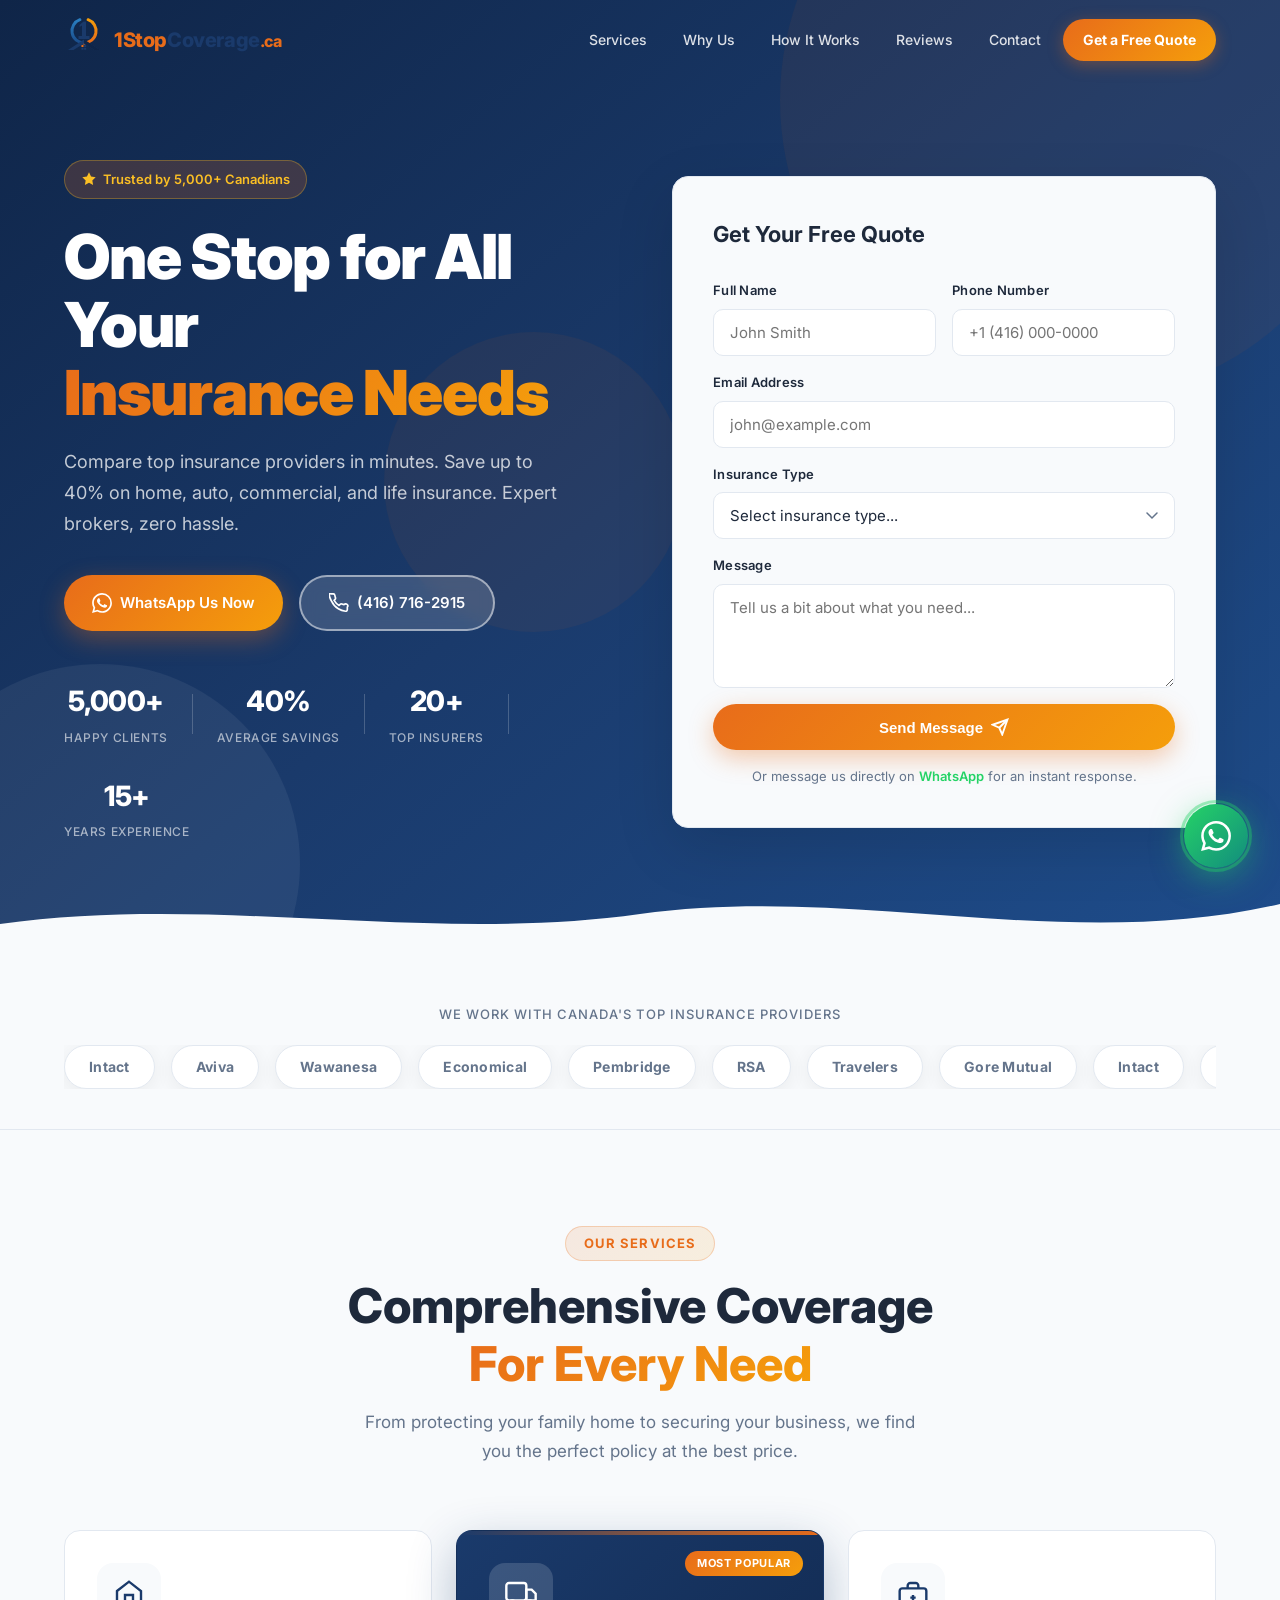
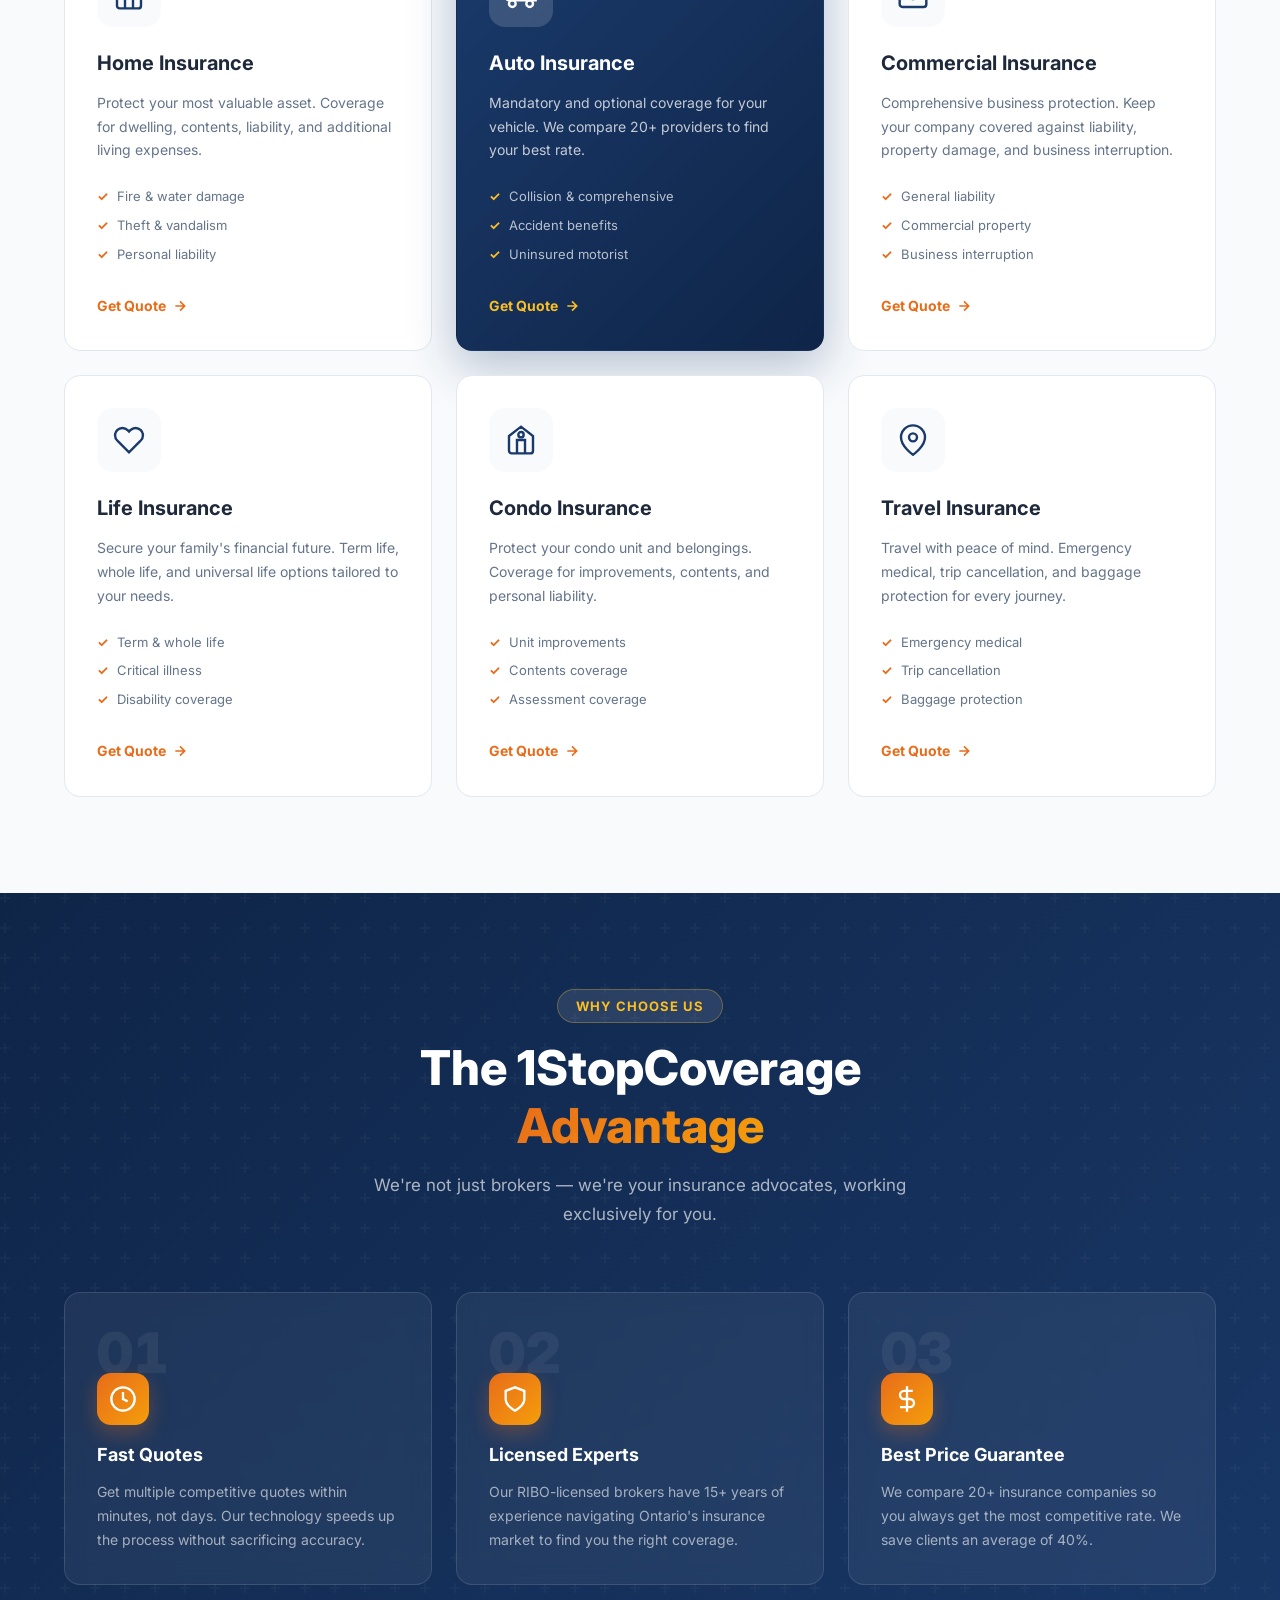
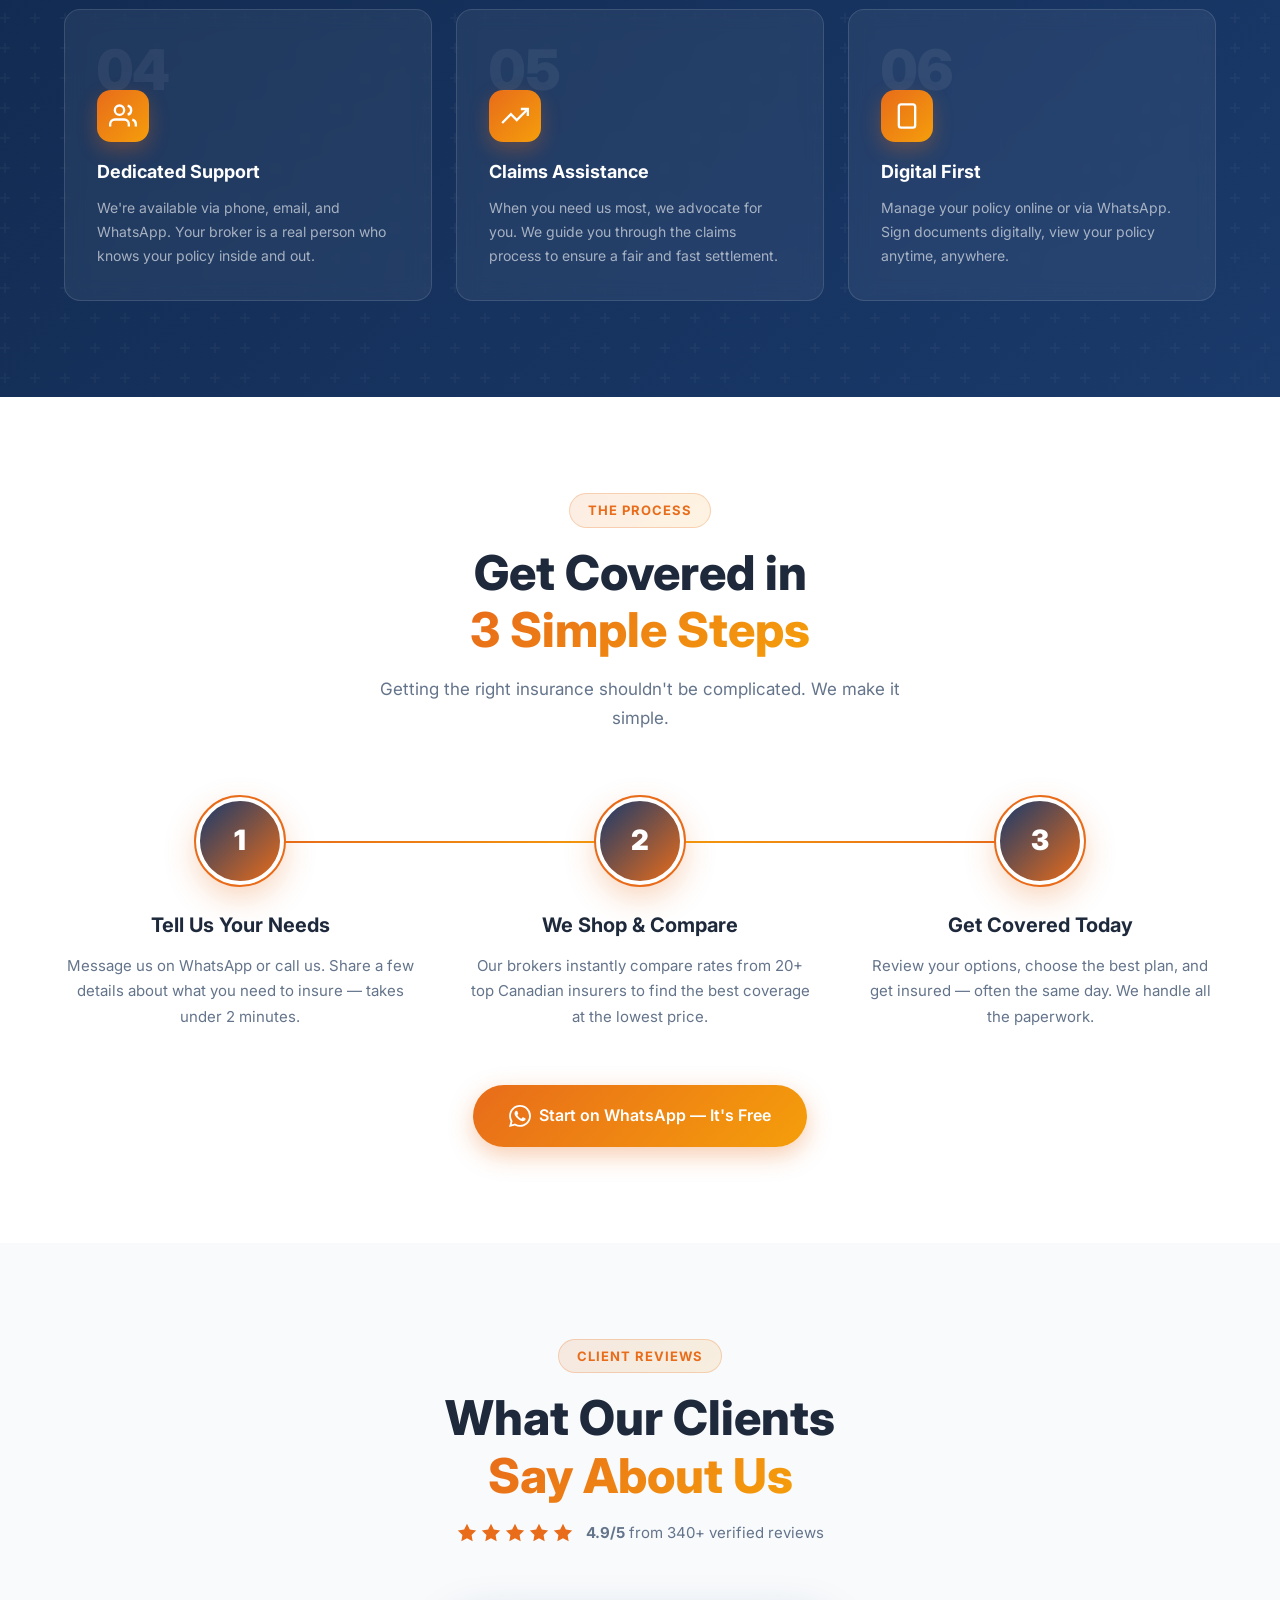
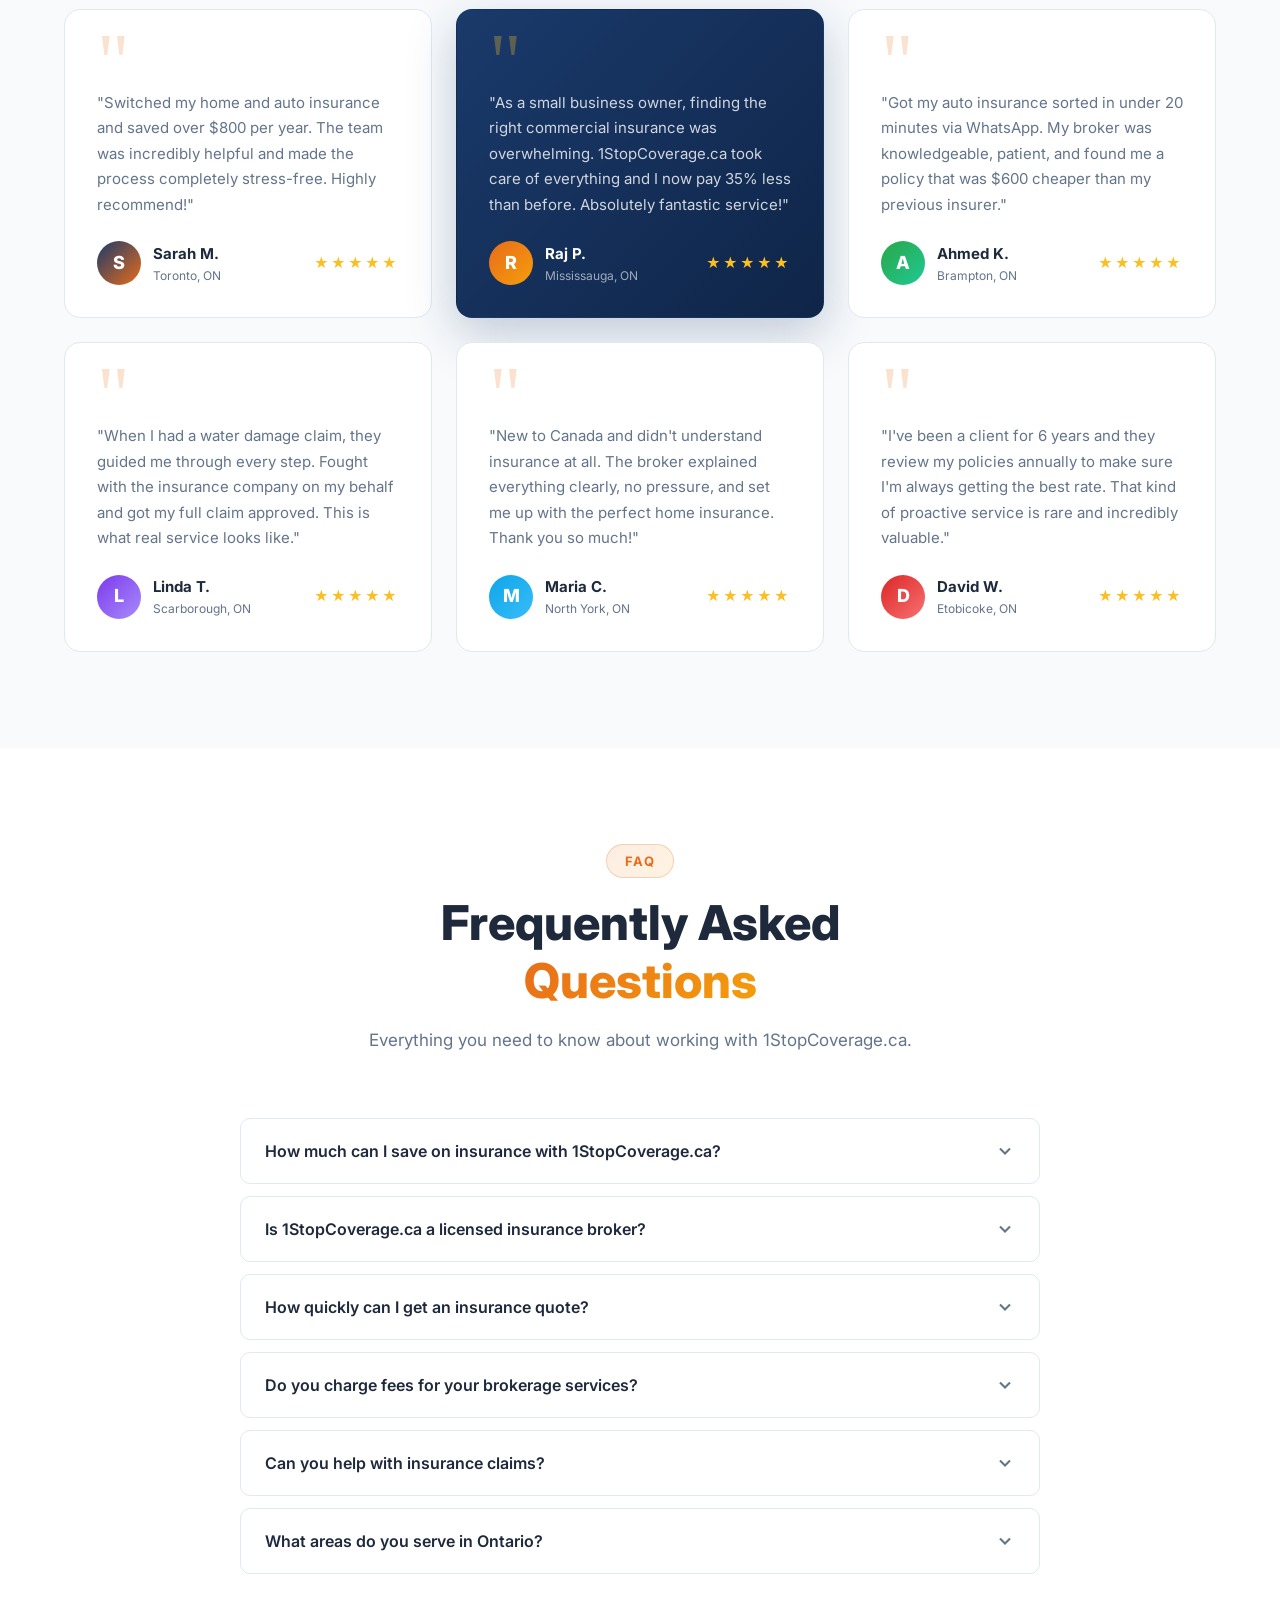
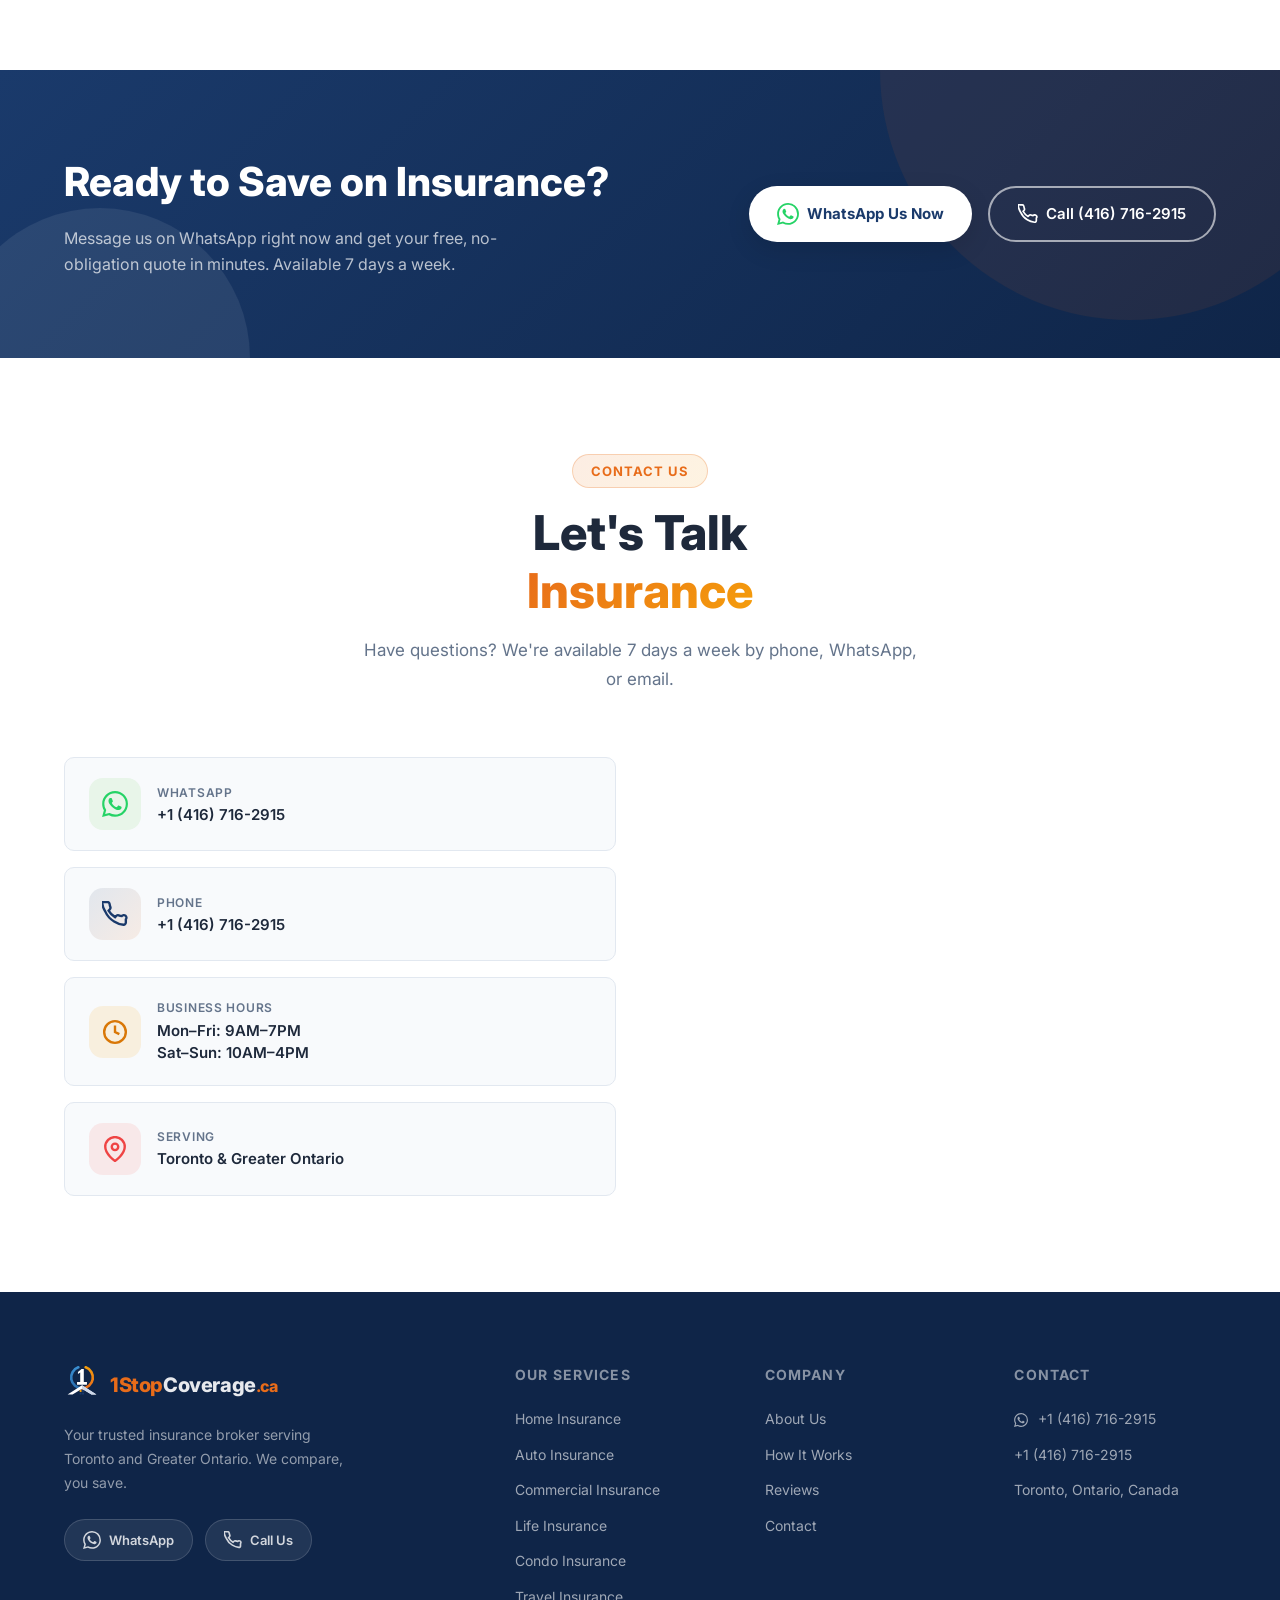
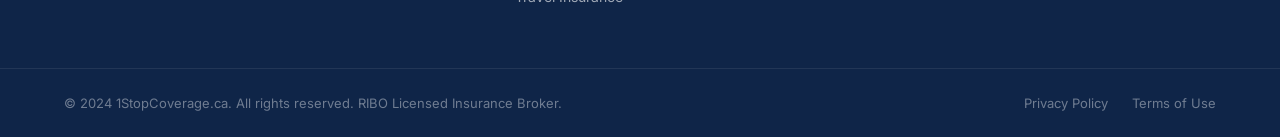
<file: index.html>
<!DOCTYPE html>
<html lang="en">
<head>
  <meta charset="UTF-8" />
  <meta name="viewport" content="width=device-width, initial-scale=1.0" />
  <title>1StopCoverage.ca | Best Insurance Broker in Toronto, Ontario</title>
  <meta name="description" content="1StopCoverage.ca – Toronto's top-rated RIBO licensed insurance broker. Compare 20+ providers & save up to 40% on home, auto, commercial & life insurance. WhatsApp +1 (416) 716-2915 for a free quote today." />
  <meta name="keywords" content="insurance broker Toronto, home insurance Ontario, auto insurance Toronto, cheap car insurance Toronto, commercial insurance Ontario, life insurance broker, condo insurance Toronto, 1StopCoverage, RIBO broker" />
  <meta name="author" content="1StopCoverage.ca" />
  <meta name="robots" content="index, follow, max-snippet:-1, max-image-preview:large, max-video-preview:-1" />
  <meta name="googlebot" content="index, follow, max-snippet:-1, max-image-preview:large" />
  <link rel="canonical" href="https://1stopcoverage.ca/" />
  <link rel="icon" type="image/svg+xml" href="/favicon.svg" />
  <link rel="icon" type="image/png" sizes="32x32" href="/favicon-32.png" />
  <link rel="icon" href="/favicon.ico" sizes="any" />
  <link rel="apple-touch-icon" sizes="180x180" href="/favicon-180.png" />
  <link rel="sitemap" type="application/xml" href="/sitemap.xml" />
  <link rel="alternate" type="text/markdown" href="/llms.txt" title="LLM-friendly summary" />

  <!-- Open Graph / Facebook -->
  <meta property="og:type" content="website" />
  <meta property="og:url" content="https://1stopcoverage.ca/" />
  <meta property="og:title" content="1StopCoverage.ca | Best Insurance Broker in Toronto" />
  <meta property="og:description" content="Compare 20+ insurers & save up to 40% on home, auto, commercial & life insurance. Toronto's top-rated RIBO licensed broker. Free quotes via WhatsApp." />
  <meta property="og:image" content="https://1stopcoverage.ca/og-image.jpg" />
  <meta property="og:locale" content="en_CA" />
  <meta property="og:site_name" content="1StopCoverage.ca" />

  <!-- Twitter Card -->
  <meta name="twitter:card" content="summary_large_image" />
  <meta name="twitter:title" content="1StopCoverage.ca | Best Insurance Broker Toronto" />
  <meta name="twitter:description" content="Save up to 40% on insurance. Compare 20+ providers. RIBO licensed broker. Free quotes via WhatsApp." />
  <meta name="twitter:image" content="https://1stopcoverage.ca/og-image.jpg" />

  <!-- Geo -->
  <meta name="geo.region" content="CA-ON" />
  <meta name="geo.placename" content="Toronto, Ontario, Canada" />
  <meta name="geo.position" content="43.6532;-79.3832" />
  <meta name="ICBM" content="43.6532, -79.3832" />

  <!-- Schema.org: LocalBusiness + InsuranceAgency -->
  <script type="application/ld+json">
  {
    "@context": "https://schema.org",
    "@graph": [
      {
        "@type": ["InsuranceAgency", "LocalBusiness"],
        "@id": "https://1stopcoverage.ca/#business",
        "name": "1StopCoverage.ca",
        "alternateName": "1 Stop Coverage",
        "description": "RIBO licensed insurance broker in Toronto, Ontario. We compare 20+ top Canadian insurance providers to find you the best rates on home, auto, commercial, life, condo, and travel insurance.",
        "url": "https://1stopcoverage.ca",
        "telephone": "+14167162915",
        "image": "https://1stopcoverage.ca/og-image.jpg",
        "logo": "https://1stopcoverage.ca/og-image.jpg",
        "priceRange": "$$",
        "currenciesAccepted": "CAD",
        "paymentAccepted": "Cash, Credit Card, Bank Transfer",
        "address": {
          "@type": "PostalAddress",
          "addressLocality": "Toronto",
          "addressRegion": "Ontario",
          "addressCountry": "CA",
          "postalCode": "M1M 1M1"
        },
        "geo": {
          "@type": "GeoCoordinates",
          "latitude": 43.6532,
          "longitude": -79.3832
        },
        "openingHoursSpecification": [
          {
            "@type": "OpeningHoursSpecification",
            "dayOfWeek": ["Monday","Tuesday","Wednesday","Thursday","Friday"],
            "opens": "09:00",
            "closes": "19:00"
          },
          {
            "@type": "OpeningHoursSpecification",
            "dayOfWeek": ["Saturday","Sunday"],
            "opens": "10:00",
            "closes": "16:00"
          }
        ],
        "contactPoint": {
          "@type": "ContactPoint",
          "telephone": "+14167162915",
          "contactType": "customer service",
          "areaServed": "CA-ON",
          "availableLanguage": ["English"],
          "contactOption": "TollFree"
        },
        "sameAs": [
          "https://wa.me/14167162915"
        ],
        "hasOfferCatalog": {
          "@type": "OfferCatalog",
          "name": "Insurance Services",
          "itemListElement": [
            {"@type": "Offer", "itemOffered": {"@type": "Service", "name": "Home Insurance", "description": "Comprehensive home insurance coverage for Toronto homeowners"}},
            {"@type": "Offer", "itemOffered": {"@type": "Service", "name": "Auto Insurance", "description": "Competitive auto insurance rates from 20+ providers"}},
            {"@type": "Offer", "itemOffered": {"@type": "Service", "name": "Commercial Insurance", "description": "Business insurance solutions for Ontario companies"}},
            {"@type": "Offer", "itemOffered": {"@type": "Service", "name": "Life Insurance", "description": "Term and whole life insurance coverage"}},
            {"@type": "Offer", "itemOffered": {"@type": "Service", "name": "Condo Insurance", "description": "Condo unit and contents insurance"}},
            {"@type": "Offer", "itemOffered": {"@type": "Service", "name": "Travel Insurance", "description": "Emergency medical and trip cancellation coverage"}}
          ]
        },
        "aggregateRating": {
          "@type": "AggregateRating",
          "ratingValue": "4.9",
          "reviewCount": "340",
          "bestRating": "5",
          "worstRating": "1"
        },
        "review": [
          {
            "@type": "Review",
            "author": {"@type": "Person", "name": "Sarah M."},
            "reviewRating": {"@type": "Rating", "ratingValue": "5", "bestRating": "5"},
            "reviewBody": "Switched my home and auto insurance and saved over $800 per year. Incredibly helpful and stress-free!"
          },
          {
            "@type": "Review",
            "author": {"@type": "Person", "name": "Raj P."},
            "reviewRating": {"@type": "Rating", "ratingValue": "5", "bestRating": "5"},
            "reviewBody": "As a small business owner, 1StopCoverage.ca saved me 35% on commercial insurance. Fantastic service!"
          }
        ]
      },
      {
        "@type": "WebSite",
        "@id": "https://1stopcoverage.ca/#website",
        "url": "https://1stopcoverage.ca",
        "name": "1StopCoverage.ca",
        "description": "Toronto's top-rated insurance broker",
        "publisher": {"@id": "https://1stopcoverage.ca/#business"},
        "potentialAction": {
          "@type": "SearchAction",
          "target": "https://1stopcoverage.ca/?s={search_term_string}",
          "query-input": "required name=search_term_string"
        },
        "inLanguage": "en-CA"
      },
      {
        "@type": "FAQPage",
        "mainEntity": [
          {
            "@type": "Question",
            "name": "How much can I save on insurance with 1StopCoverage.ca?",
            "acceptedAnswer": {"@type": "Answer", "text": "Our clients save an average of 40% by letting us compare rates from 20+ top Canadian insurance providers. Savings vary based on your specific situation."}
          },
          {
            "@type": "Question",
            "name": "Is 1StopCoverage.ca a licensed insurance broker?",
            "acceptedAnswer": {"@type": "Answer", "text": "Yes, 1StopCoverage.ca is a RIBO (Registered Insurance Brokers of Ontario) licensed insurance broker with 15+ years of experience serving Toronto and Greater Ontario."}
          },
          {
            "@type": "Question",
            "name": "How quickly can I get an insurance quote?",
            "acceptedAnswer": {"@type": "Answer", "text": "You can get a free insurance quote in as little as 2 minutes by messaging us on WhatsApp at +1 (416) 716-2915 or calling us directly."}
          },
          {
            "@type": "Question",
            "name": "What types of insurance does 1StopCoverage.ca offer?",
            "acceptedAnswer": {"@type": "Answer", "text": "We offer home insurance, auto insurance, commercial insurance, life insurance, condo insurance, and travel insurance for clients across Toronto and Ontario."}
          }
        ]
      }
    ]
  }
  </script>

  <link rel="stylesheet" href="style.css" />
  <link rel="preconnect" href="https://fonts.googleapis.com" />
  <link rel="preconnect" href="https://fonts.gstatic.com" crossorigin />
  <!-- Load fonts without blocking first paint; weights trimmed to those actually used -->
  <link rel="preload" as="style" href="https://fonts.googleapis.com/css2?family=Inter:wght@400;500;600;700;800;900&display=swap" onload="this.onload=null;this.rel='stylesheet'" />
  <noscript><link rel="stylesheet" href="https://fonts.googleapis.com/css2?family=Inter:wght@400;500;600;700;800;900&display=swap" /></noscript>
</head>
<body>

  <!-- ===== NAVBAR ===== -->
  <header class="navbar" id="navbar">
    <div class="container nav-inner">
      <a href="#" class="logo">
        <div class="logo-icon">
          <svg width="40" height="40" viewBox="0 0 40 40" fill="none" xmlns="http://www.w3.org/2000/svg" role="img" aria-label="1StopCoverage.ca logo">
            <!-- split ring -->
            <path d="M15.9 3.7A12 12 0 0 0 20 27" stroke="url(#ring-blue)" stroke-width="3" stroke-linecap="round" fill="none"/>
            <path d="M24.1 3.7A12 12 0 0 1 20 27" stroke="url(#ring-orange)" stroke-width="3" stroke-linecap="round" fill="none"/>
            <!-- numeral 1 -->
            <path d="M15.5 9 19.5 5.5H22V20h3.5v3h-11v-3H18V9.5L15.5 11Z" fill="#1a3a6b"/>
            <!-- house roof -->
            <path d="M20 23.5 36 34h-5.5L20 27.6 9.5 34H4Z" fill="#1a3a6b"/>
            <path d="M20 23.5 36 34h-5.5L20 27.6Z" fill="#0f2548"/>
            <!-- window panes -->
            <rect x="17.4" y="29" width="2.1" height="2.1" rx=".3" fill="#e86c1a"/>
            <rect x="20.1" y="29" width="2.1" height="2.1" rx=".3" fill="#1a3a6b"/>
            <rect x="17.4" y="31.7" width="2.1" height="2.1" rx=".3" fill="#1a3a6b"/>
            <rect x="20.1" y="31.7" width="2.1" height="2.1" rx=".3" fill="#1a3a6b"/>
            <defs>
              <linearGradient id="ring-blue" x1="8" y1="3" x2="8" y2="27" gradientUnits="userSpaceOnUse">
                <stop stop-color="#2a7fc1"/>
                <stop offset="1" stop-color="#1a4d8c"/>
              </linearGradient>
              <linearGradient id="ring-orange" x1="32" y1="3" x2="32" y2="27" gradientUnits="userSpaceOnUse">
                <stop stop-color="#f59e0b"/>
                <stop offset="1" stop-color="#e86c1a"/>
              </linearGradient>
            </defs>
          </svg>
        </div>
        <span class="logo-text"><span class="logo-accent">1Stop</span>Coverage<span class="logo-ca">.ca</span></span>
      </a>
      <nav class="nav-links" id="navLinks">
        <a href="#services">Services</a>
        <a href="#why-us">Why Us</a>
        <a href="#how-it-works">How It Works</a>
        <a href="#testimonials">Reviews</a>
        <a href="#contact">Contact</a>
        <a href="https://wa.me/14167162915" class="nav-cta" target="_blank" rel="noopener">Get a Free Quote</a>
      </nav>
      <button class="hamburger" id="hamburger" aria-label="Toggle menu">
        <span></span><span></span><span></span>
      </button>
    </div>
  </header>

  <!-- ===== HERO ===== -->
  <section class="hero" id="home">
    <div class="hero-bg">
      <div class="hero-shape hero-shape-1"></div>
      <div class="hero-shape hero-shape-2"></div>
      <div class="hero-shape hero-shape-3"></div>
    </div>
    <div class="container hero-inner">
      <div class="hero-content">
        <div class="hero-badge">
          <svg width="16" height="16" viewBox="0 0 24 24" fill="currentColor"><path d="M12 2l3.09 6.26L22 9.27l-5 4.87 1.18 6.88L12 17.77l-6.18 3.25L7 14.14 2 9.27l6.91-1.01L12 2z"/></svg>
          Trusted by 5,000+ Canadians
        </div>
        <h1 class="hero-title">
          One Stop for All Your<br/>
          <span class="gradient-text">Insurance Needs</span>
        </h1>
        <p class="hero-subtitle">
          Compare top insurance providers in minutes. Save up to 40% on home, auto, commercial, and life insurance. Expert brokers, zero hassle.
        </p>
        <div class="hero-actions">
          <a href="https://wa.me/14167162915?text=Hi%2C%20I%27d%20like%20a%20free%20insurance%20quote!" class="btn btn-primary" target="_blank" rel="noopener">
            <svg width="20" height="20" viewBox="0 0 24 24" fill="currentColor"><path d="M17.472 14.382c-.297-.149-1.758-.867-2.03-.967-.273-.099-.471-.148-.67.15-.197.297-.767.966-.94 1.164-.173.199-.347.223-.644.075-.297-.15-1.255-.463-2.39-1.475-.883-.788-1.48-1.761-1.653-2.059-.173-.297-.018-.458.13-.606.134-.133.298-.347.446-.52.149-.174.198-.298.298-.497.099-.198.05-.371-.025-.52-.075-.149-.669-1.612-.916-2.207-.242-.579-.487-.5-.669-.51-.173-.008-.371-.01-.57-.01-.198 0-.52.074-.792.372-.272.297-1.04 1.016-1.04 2.479 0 1.462 1.065 2.875 1.213 3.074.149.198 2.096 3.2 5.077 4.487.709.306 1.262.489 1.694.625.712.227 1.36.195 1.871.118.571-.085 1.758-.719 2.006-1.413.248-.694.248-1.289.173-1.413-.074-.124-.272-.198-.57-.347m-5.421 7.403h-.004a9.87 9.87 0 01-5.031-1.378l-.361-.214-3.741.982.998-3.648-.235-.374a9.86 9.86 0 01-1.51-5.26c.001-5.45 4.436-9.884 9.888-9.884 2.64 0 5.122 1.03 6.988 2.898a9.825 9.825 0 012.893 6.994c-.003 5.45-4.437 9.884-9.885 9.884m8.413-18.297A11.815 11.815 0 0012.05 0C5.495 0 .16 5.335.157 11.892c0 2.096.547 4.142 1.588 5.945L.057 24l6.305-1.654a11.882 11.882 0 005.683 1.448h.005c6.554 0 11.89-5.335 11.893-11.893a11.821 11.821 0 00-3.48-8.413z"/></svg>
            WhatsApp Us Now
          </a>
          <a href="tel:+14167162915" class="btn btn-secondary">
            <svg width="20" height="20" viewBox="0 0 24 24" fill="none" stroke="currentColor" stroke-width="2" stroke-linecap="round" stroke-linejoin="round"><path d="M22 16.92v3a2 2 0 01-2.18 2 19.79 19.79 0 01-8.63-3.07A19.5 19.5 0 013.07 9.81a19.79 19.79 0 01-3.07-8.67A2 2 0 012 .99h3a2 2 0 012 1.72 12.84 12.84 0 00.7 2.81 2 2 0 01-.45 2.11L6.09 8.91a16 16 0 006 6l1.27-1.27a2 2 0 012.11-.45 12.84 12.84 0 002.81.7A2 2 0 0122 16.92z"/></svg>
            (416) 716-2915
          </a>
        </div>
        <div class="hero-stats">
          <div class="stat">
            <span class="stat-number">5,000+</span>
            <span class="stat-label">Happy Clients</span>
          </div>
          <div class="stat-divider"></div>
          <div class="stat">
            <span class="stat-number">40%</span>
            <span class="stat-label">Average Savings</span>
          </div>
          <div class="stat-divider"></div>
          <div class="stat">
            <span class="stat-number">20+</span>
            <span class="stat-label">Top Insurers</span>
          </div>
          <div class="stat-divider"></div>
          <div class="stat">
            <span class="stat-number">15+</span>
            <span class="stat-label">Years Experience</span>
          </div>
        </div>
      </div>
      <div class="hero-form-wrap">
        <form class="contact-form" id="contactForm" action="https://formsubmit.co/Shahid.ssa01@gmail.com" method="POST">
          <h3>Get Your Free Quote</h3>
          <!-- FormSubmit configuration -->
          <input type="hidden" name="_subject" value="New quote request from 1StopCoverage.ca" />
          <input type="hidden" name="_template" value="table" />
          <input type="hidden" name="_captcha" value="false" />
          <input type="hidden" name="_next" value="https://1stopcoverage.ca/?sent=1" />
          <!-- Honeypot anti-spam field (kept empty by real users) -->
          <input type="text" name="_honey" tabindex="-1" autocomplete="off" style="display:none" aria-hidden="true" />
          <div class="form-row">
            <div class="form-group">
              <label for="name">Full Name</label>
              <input type="text" id="name" name="name" placeholder="John Smith" required />
            </div>
            <div class="form-group">
              <label for="phone">Phone Number</label>
              <input type="tel" id="phone" name="phone" placeholder="+1 (416) 000-0000" />
            </div>
          </div>
          <div class="form-group">
            <label for="email">Email Address</label>
            <input type="email" id="email" name="email" placeholder="john@example.com" required />
          </div>
          <div class="form-group">
            <label for="service">Insurance Type</label>
            <select id="service" name="service">
              <option value="">Select insurance type...</option>
              <option>Home Insurance</option>
              <option>Auto Insurance</option>
              <option>Commercial Insurance</option>
              <option>Life Insurance</option>
              <option>Condo Insurance</option>
              <option>Travel Insurance</option>
              <option>Multiple / Bundle</option>
            </select>
          </div>
          <div class="form-group">
            <label for="message">Message</label>
            <textarea id="message" name="message" rows="4" placeholder="Tell us a bit about what you need..."></textarea>
          </div>
          <button type="submit" class="btn btn-primary btn-full">
            Send Message
            <svg width="18" height="18" viewBox="0 0 24 24" fill="none" stroke="currentColor" stroke-width="2.5"><line x1="22" y1="2" x2="11" y2="13"/><polygon points="22 2 15 22 11 13 2 9 22 2"/></svg>
          </button>
          <p class="form-note">Or message us directly on <a href="https://wa.me/14167162915" target="_blank" rel="noopener">WhatsApp</a> for an instant response.</p>
        </form>
      </div>
    </div>
    <div class="hero-wave">
      <svg viewBox="0 0 1440 80" fill="none" xmlns="http://www.w3.org/2000/svg" preserveAspectRatio="none">
        <path d="M0 80L1440 80L1440 20C1200 70 960 0 720 30C480 60 240 10 0 40L0 80Z" fill="#f8fafc"/>
      </svg>
    </div>
  </section>

  <!-- ===== LOGOS STRIP ===== -->
  <section class="logos-strip">
    <div class="container">
      <p class="logos-label">We work with Canada's top insurance providers</p>
      <div class="logos-track">
        <div class="logos-slide">
          <div class="logo-chip">Intact</div>
          <div class="logo-chip">Aviva</div>
          <div class="logo-chip">Wawanesa</div>
          <div class="logo-chip">Economical</div>
          <div class="logo-chip">Pembridge</div>
          <div class="logo-chip">RSA</div>
          <div class="logo-chip">Travelers</div>
          <div class="logo-chip">Gore Mutual</div>
          <div class="logo-chip">Intact</div>
          <div class="logo-chip">Aviva</div>
          <div class="logo-chip">Wawanesa</div>
          <div class="logo-chip">Economical</div>
          <div class="logo-chip">Pembridge</div>
          <div class="logo-chip">RSA</div>
          <div class="logo-chip">Travelers</div>
          <div class="logo-chip">Gore Mutual</div>
        </div>
      </div>
    </div>
  </section>

  <!-- ===== SERVICES ===== -->
  <section class="services section" id="services">
    <div class="container">
      <div class="section-header">
        <div class="section-badge">Our Services</div>
        <h2 class="section-title">Comprehensive Coverage<br/><span class="gradient-text">For Every Need</span></h2>
        <p class="section-sub">From protecting your family home to securing your business, we find you the perfect policy at the best price.</p>
      </div>
      <div class="services-grid">

        <div class="service-card" data-color="blue">
          <div class="service-icon">
            <svg width="32" height="32" viewBox="0 0 24 24" fill="none" stroke="currentColor" stroke-width="1.8"><path d="M3 9l9-7 9 7v11a2 2 0 01-2 2H5a2 2 0 01-2-2z"/><polyline points="9 22 9 12 15 12 15 22"/></svg>
          </div>
          <h3>Home Insurance</h3>
          <p>Protect your most valuable asset. Coverage for dwelling, contents, liability, and additional living expenses.</p>
          <ul class="service-features">
            <li>Fire & water damage</li>
            <li>Theft & vandalism</li>
            <li>Personal liability</li>
          </ul>
          <a href="https://wa.me/14167162915?text=I%20need%20a%20home%20insurance%20quote" class="service-link" target="_blank" rel="noopener">Get Quote <svg width="16" height="16" viewBox="0 0 24 24" fill="none" stroke="currentColor" stroke-width="2.5"><path d="M5 12h14M12 5l7 7-7 7"/></svg></a>
        </div>

        <div class="service-card featured-card" data-color="orange">
          <div class="featured-ribbon">Most Popular</div>
          <div class="service-icon">
            <svg width="32" height="32" viewBox="0 0 24 24" fill="none" stroke="currentColor" stroke-width="1.8"><rect x="1" y="3" width="15" height="13" rx="2"/><path d="M16 8h4l3 3v5h-7V8z"/><circle cx="5.5" cy="18.5" r="2.5"/><circle cx="18.5" cy="18.5" r="2.5"/></svg>
          </div>
          <h3>Auto Insurance</h3>
          <p>Mandatory and optional coverage for your vehicle. We compare 20+ providers to find your best rate.</p>
          <ul class="service-features">
            <li>Collision & comprehensive</li>
            <li>Accident benefits</li>
            <li>Uninsured motorist</li>
          </ul>
          <a href="https://wa.me/14167162915?text=I%20need%20an%20auto%20insurance%20quote" class="service-link" target="_blank" rel="noopener">Get Quote <svg width="16" height="16" viewBox="0 0 24 24" fill="none" stroke="currentColor" stroke-width="2.5"><path d="M5 12h14M12 5l7 7-7 7"/></svg></a>
        </div>

        <div class="service-card" data-color="blue">
          <div class="service-icon">
            <svg width="32" height="32" viewBox="0 0 24 24" fill="none" stroke="currentColor" stroke-width="1.8"><rect x="2" y="7" width="20" height="14" rx="2"/><path d="M16 7V5a2 2 0 00-2-2h-4a2 2 0 00-2 2v2"/><line x1="12" y1="12" x2="12" y2="16"/><line x1="10" y1="14" x2="14" y2="14"/></svg>
          </div>
          <h3>Commercial Insurance</h3>
          <p>Comprehensive business protection. Keep your company covered against liability, property damage, and business interruption.</p>
          <ul class="service-features">
            <li>General liability</li>
            <li>Commercial property</li>
            <li>Business interruption</li>
          </ul>
          <a href="https://wa.me/14167162915?text=I%20need%20a%20commercial%20insurance%20quote" class="service-link" target="_blank" rel="noopener">Get Quote <svg width="16" height="16" viewBox="0 0 24 24" fill="none" stroke="currentColor" stroke-width="2.5"><path d="M5 12h14M12 5l7 7-7 7"/></svg></a>
        </div>

        <div class="service-card" data-color="green">
          <div class="service-icon">
            <svg width="32" height="32" viewBox="0 0 24 24" fill="none" stroke="currentColor" stroke-width="1.8"><path d="M20.84 4.61a5.5 5.5 0 00-7.78 0L12 5.67l-1.06-1.06a5.5 5.5 0 00-7.78 7.78l1.06 1.06L12 21.23l7.78-7.78 1.06-1.06a5.5 5.5 0 000-7.78z"/></svg>
          </div>
          <h3>Life Insurance</h3>
          <p>Secure your family's financial future. Term life, whole life, and universal life options tailored to your needs.</p>
          <ul class="service-features">
            <li>Term & whole life</li>
            <li>Critical illness</li>
            <li>Disability coverage</li>
          </ul>
          <a href="https://wa.me/14167162915?text=I%20need%20a%20life%20insurance%20quote" class="service-link" target="_blank" rel="noopener">Get Quote <svg width="16" height="16" viewBox="0 0 24 24" fill="none" stroke="currentColor" stroke-width="2.5"><path d="M5 12h14M12 5l7 7-7 7"/></svg></a>
        </div>

        <div class="service-card" data-color="purple">
          <div class="service-icon">
            <svg width="32" height="32" viewBox="0 0 24 24" fill="none" stroke="currentColor" stroke-width="1.8"><path d="M3 9l9-7 9 7v11a2 2 0 01-2 2H5a2 2 0 01-2-2z"/><path d="M9 22V12h6v10"/><circle cx="12" cy="8" r="2"/></svg>
          </div>
          <h3>Condo Insurance</h3>
          <p>Protect your condo unit and belongings. Coverage for improvements, contents, and personal liability.</p>
          <ul class="service-features">
            <li>Unit improvements</li>
            <li>Contents coverage</li>
            <li>Assessment coverage</li>
          </ul>
          <a href="https://wa.me/14167162915?text=I%20need%20a%20condo%20insurance%20quote" class="service-link" target="_blank" rel="noopener">Get Quote <svg width="16" height="16" viewBox="0 0 24 24" fill="none" stroke="currentColor" stroke-width="2.5"><path d="M5 12h14M12 5l7 7-7 7"/></svg></a>
        </div>

        <div class="service-card" data-color="teal">
          <div class="service-icon">
            <svg width="32" height="32" viewBox="0 0 24 24" fill="none" stroke="currentColor" stroke-width="1.8"><path d="M21 10c0 7-9 13-9 13S3 17 3 10a9 9 0 0118 0z"/><circle cx="12" cy="10" r="3"/></svg>
          </div>
          <h3>Travel Insurance</h3>
          <p>Travel with peace of mind. Emergency medical, trip cancellation, and baggage protection for every journey.</p>
          <ul class="service-features">
            <li>Emergency medical</li>
            <li>Trip cancellation</li>
            <li>Baggage protection</li>
          </ul>
          <a href="https://wa.me/14167162915?text=I%20need%20a%20travel%20insurance%20quote" class="service-link" target="_blank" rel="noopener">Get Quote <svg width="16" height="16" viewBox="0 0 24 24" fill="none" stroke="currentColor" stroke-width="2.5"><path d="M5 12h14M12 5l7 7-7 7"/></svg></a>
        </div>

      </div>
    </div>
  </section>

  <!-- ===== WHY US ===== -->
  <section class="why-us section" id="why-us">
    <div class="why-bg"></div>
    <div class="container">
      <div class="section-header">
        <div class="section-badge">Why Choose Us</div>
        <h2 class="section-title">The 1StopCoverage<br/><span class="gradient-text">Advantage</span></h2>
        <p class="section-sub">We're not just brokers — we're your insurance advocates, working exclusively for you.</p>
      </div>
      <div class="why-grid">
        <div class="why-card">
          <div class="why-num">01</div>
          <div class="why-icon">
            <svg width="28" height="28" viewBox="0 0 24 24" fill="none" stroke="currentColor" stroke-width="2"><circle cx="12" cy="12" r="10"/><polyline points="12 6 12 12 16 14"/></svg>
          </div>
          <h3>Fast Quotes</h3>
          <p>Get multiple competitive quotes within minutes, not days. Our technology speeds up the process without sacrificing accuracy.</p>
        </div>
        <div class="why-card">
          <div class="why-num">02</div>
          <div class="why-icon">
            <svg width="28" height="28" viewBox="0 0 24 24" fill="none" stroke="currentColor" stroke-width="2"><path d="M12 22s8-4 8-10V5l-8-3-8 3v7c0 6 8 10 8 10z"/></svg>
          </div>
          <h3>Licensed Experts</h3>
          <p>Our RIBO-licensed brokers have 15+ years of experience navigating Ontario's insurance market to find you the right coverage.</p>
        </div>
        <div class="why-card">
          <div class="why-num">03</div>
          <div class="why-icon">
            <svg width="28" height="28" viewBox="0 0 24 24" fill="none" stroke="currentColor" stroke-width="2"><line x1="12" y1="1" x2="12" y2="23"/><path d="M17 5H9.5a3.5 3.5 0 000 7h5a3.5 3.5 0 010 7H6"/></svg>
          </div>
          <h3>Best Price Guarantee</h3>
          <p>We compare 20+ insurance companies so you always get the most competitive rate. We save clients an average of 40%.</p>
        </div>
        <div class="why-card">
          <div class="why-num">04</div>
          <div class="why-icon">
            <svg width="28" height="28" viewBox="0 0 24 24" fill="none" stroke="currentColor" stroke-width="2"><path d="M17 21v-2a4 4 0 00-4-4H5a4 4 0 00-4 4v2"/><circle cx="9" cy="7" r="4"/><path d="M23 21v-2a4 4 0 00-3-3.87"/><path d="M16 3.13a4 4 0 010 7.75"/></svg>
          </div>
          <h3>Dedicated Support</h3>
          <p>We're available via phone, email, and WhatsApp. Your broker is a real person who knows your policy inside and out.</p>
        </div>
        <div class="why-card">
          <div class="why-num">05</div>
          <div class="why-icon">
            <svg width="28" height="28" viewBox="0 0 24 24" fill="none" stroke="currentColor" stroke-width="2"><polyline points="23 6 13.5 15.5 8.5 10.5 1 18"/><polyline points="17 6 23 6 23 12"/></svg>
          </div>
          <h3>Claims Assistance</h3>
          <p>When you need us most, we advocate for you. We guide you through the claims process to ensure a fair and fast settlement.</p>
        </div>
        <div class="why-card">
          <div class="why-num">06</div>
          <div class="why-icon">
            <svg width="28" height="28" viewBox="0 0 24 24" fill="none" stroke="currentColor" stroke-width="2"><rect x="5" y="2" width="14" height="20" rx="2" ry="2"/><line x1="12" y1="18" x2="12.01" y2="18"/></svg>
          </div>
          <h3>Digital First</h3>
          <p>Manage your policy online or via WhatsApp. Sign documents digitally, view your policy anytime, anywhere.</p>
        </div>
      </div>
    </div>
  </section>

  <!-- ===== HOW IT WORKS ===== -->
  <section class="how-it-works section" id="how-it-works">
    <div class="container">
      <div class="section-header">
        <div class="section-badge">The Process</div>
        <h2 class="section-title">Get Covered in<br/><span class="gradient-text">3 Simple Steps</span></h2>
        <p class="section-sub">Getting the right insurance shouldn't be complicated. We make it simple.</p>
      </div>
      <div class="steps-container">
        <div class="steps-line"></div>
        <div class="step">
          <div class="step-bubble">
            <span>1</span>
          </div>
          <div class="step-content">
            <h3>Tell Us Your Needs</h3>
            <p>Message us on WhatsApp or call us. Share a few details about what you need to insure — takes under 2 minutes.</p>
          </div>
        </div>
        <div class="step">
          <div class="step-bubble">
            <span>2</span>
          </div>
          <div class="step-content">
            <h3>We Shop & Compare</h3>
            <p>Our brokers instantly compare rates from 20+ top Canadian insurers to find the best coverage at the lowest price.</p>
          </div>
        </div>
        <div class="step">
          <div class="step-bubble">
            <span>3</span>
          </div>
          <div class="step-content">
            <h3>Get Covered Today</h3>
            <p>Review your options, choose the best plan, and get insured — often the same day. We handle all the paperwork.</p>
          </div>
        </div>
      </div>
      <div class="steps-cta">
        <a href="https://wa.me/14167162915?text=Hi%2C%20I%27d%20like%20to%20get%20insurance%20coverage!" class="btn btn-primary btn-lg" target="_blank" rel="noopener">
          <svg width="22" height="22" viewBox="0 0 24 24" fill="currentColor"><path d="M17.472 14.382c-.297-.149-1.758-.867-2.03-.967-.273-.099-.471-.148-.67.15-.197.297-.767.966-.94 1.164-.173.199-.347.223-.644.075-.297-.15-1.255-.463-2.39-1.475-.883-.788-1.48-1.761-1.653-2.059-.173-.297-.018-.458.13-.606.134-.133.298-.347.446-.52.149-.174.198-.298.298-.497.099-.198.05-.371-.025-.52-.075-.149-.669-1.612-.916-2.207-.242-.579-.487-.5-.669-.51-.173-.008-.371-.01-.57-.01-.198 0-.52.074-.792.372-.272.297-1.04 1.016-1.04 2.479 0 1.462 1.065 2.875 1.213 3.074.149.198 2.096 3.2 5.077 4.487.709.306 1.262.489 1.694.625.712.227 1.36.195 1.871.118.571-.085 1.758-.719 2.006-1.413.248-.694.248-1.289.173-1.413-.074-.124-.272-.198-.57-.347m-5.421 7.403h-.004a9.87 9.87 0 01-5.031-1.378l-.361-.214-3.741.982.998-3.648-.235-.374a9.86 9.86 0 01-1.51-5.26c.001-5.45 4.436-9.884 9.888-9.884 2.64 0 5.122 1.03 6.988 2.898a9.825 9.825 0 012.893 6.994c-.003 5.45-4.437 9.884-9.885 9.884m8.413-18.297A11.815 11.815 0 0012.05 0C5.495 0 .16 5.335.157 11.892c0 2.096.547 4.142 1.588 5.945L.057 24l6.305-1.654a11.882 11.882 0 005.683 1.448h.005c6.554 0 11.89-5.335 11.893-11.893a11.821 11.821 0 00-3.48-8.413z"/></svg>
          Start on WhatsApp — It's Free
        </a>
      </div>
    </div>
  </section>

  <!-- ===== TESTIMONIALS ===== -->
  <section class="testimonials section" id="testimonials">
    <div class="container">
      <div class="section-header">
        <div class="section-badge">Client Reviews</div>
        <h2 class="section-title">What Our Clients<br/><span class="gradient-text">Say About Us</span></h2>
        <div class="rating-summary">
          <div class="stars">
            <svg width="22" height="22" viewBox="0 0 24 24" fill="#e86c1a"><path d="M12 2l3.09 6.26L22 9.27l-5 4.87 1.18 6.88L12 17.77l-6.18 3.25L7 14.14 2 9.27l6.91-1.01L12 2z"/></svg>
            <svg width="22" height="22" viewBox="0 0 24 24" fill="#e86c1a"><path d="M12 2l3.09 6.26L22 9.27l-5 4.87 1.18 6.88L12 17.77l-6.18 3.25L7 14.14 2 9.27l6.91-1.01L12 2z"/></svg>
            <svg width="22" height="22" viewBox="0 0 24 24" fill="#e86c1a"><path d="M12 2l3.09 6.26L22 9.27l-5 4.87 1.18 6.88L12 17.77l-6.18 3.25L7 14.14 2 9.27l6.91-1.01L12 2z"/></svg>
            <svg width="22" height="22" viewBox="0 0 24 24" fill="#e86c1a"><path d="M12 2l3.09 6.26L22 9.27l-5 4.87 1.18 6.88L12 17.77l-6.18 3.25L7 14.14 2 9.27l6.91-1.01L12 2z"/></svg>
            <svg width="22" height="22" viewBox="0 0 24 24" fill="#e86c1a"><path d="M12 2l3.09 6.26L22 9.27l-5 4.87 1.18 6.88L12 17.77l-6.18 3.25L7 14.14 2 9.27l6.91-1.01L12 2z"/></svg>
          </div>
          <span class="rating-text"><strong>4.9/5</strong> from 340+ verified reviews</span>
        </div>
      </div>
      <div class="testimonials-grid">
        <div class="testimonial-card">
          <div class="quote-icon">"</div>
          <p>"Switched my home and auto insurance and saved over $800 per year. The team was incredibly helpful and made the process completely stress-free. Highly recommend!"</p>
          <div class="testimonial-author">
            <div class="author-avatar" style="background: linear-gradient(135deg, #1a3a6b, #e86c1a);">S</div>
            <div>
              <div class="author-name">Sarah M.</div>
              <div class="author-location">Toronto, ON</div>
            </div>
            <div class="author-stars">★★★★★</div>
          </div>
        </div>
        <div class="testimonial-card testimonial-featured">
          <div class="quote-icon">"</div>
          <p>"As a small business owner, finding the right commercial insurance was overwhelming. 1StopCoverage.ca took care of everything and I now pay 35% less than before. Absolutely fantastic service!"</p>
          <div class="testimonial-author">
            <div class="author-avatar" style="background: linear-gradient(135deg, #e86c1a, #f59e0b);">R</div>
            <div>
              <div class="author-name">Raj P.</div>
              <div class="author-location">Mississauga, ON</div>
            </div>
            <div class="author-stars">★★★★★</div>
          </div>
        </div>
        <div class="testimonial-card">
          <div class="quote-icon">"</div>
          <p>"Got my auto insurance sorted in under 20 minutes via WhatsApp. My broker was knowledgeable, patient, and found me a policy that was $600 cheaper than my previous insurer."</p>
          <div class="testimonial-author">
            <div class="author-avatar" style="background: linear-gradient(135deg, #28a745, #20c997);">A</div>
            <div>
              <div class="author-name">Ahmed K.</div>
              <div class="author-location">Brampton, ON</div>
            </div>
            <div class="author-stars">★★★★★</div>
          </div>
        </div>
        <div class="testimonial-card">
          <div class="quote-icon">"</div>
          <p>"When I had a water damage claim, they guided me through every step. Fought with the insurance company on my behalf and got my full claim approved. This is what real service looks like."</p>
          <div class="testimonial-author">
            <div class="author-avatar" style="background: linear-gradient(135deg, #7c3aed, #a78bfa);">L</div>
            <div>
              <div class="author-name">Linda T.</div>
              <div class="author-location">Scarborough, ON</div>
            </div>
            <div class="author-stars">★★★★★</div>
          </div>
        </div>
        <div class="testimonial-card">
          <div class="quote-icon">"</div>
          <p>"New to Canada and didn't understand insurance at all. The broker explained everything clearly, no pressure, and set me up with the perfect home insurance. Thank you so much!"</p>
          <div class="testimonial-author">
            <div class="author-avatar" style="background: linear-gradient(135deg, #0ea5e9, #38bdf8);">M</div>
            <div>
              <div class="author-name">Maria C.</div>
              <div class="author-location">North York, ON</div>
            </div>
            <div class="author-stars">★★★★★</div>
          </div>
        </div>
        <div class="testimonial-card">
          <div class="quote-icon">"</div>
          <p>"I've been a client for 6 years and they review my policies annually to make sure I'm always getting the best rate. That kind of proactive service is rare and incredibly valuable."</p>
          <div class="testimonial-author">
            <div class="author-avatar" style="background: linear-gradient(135deg, #dc2626, #f87171);">D</div>
            <div>
              <div class="author-name">David W.</div>
              <div class="author-location">Etobicoke, ON</div>
            </div>
            <div class="author-stars">★★★★★</div>
          </div>
        </div>
      </div>
    </div>
  </section>

  <!-- ===== FAQ ===== -->
  <section class="faq section" id="faq">
    <div class="container">
      <div class="section-header">
        <div class="section-badge">FAQ</div>
        <h2 class="section-title">Frequently Asked<br/><span class="gradient-text">Questions</span></h2>
        <p class="section-sub">Everything you need to know about working with 1StopCoverage.ca.</p>
      </div>
      <div class="faq-grid">
        <div class="faq-item">
          <button class="faq-q" aria-expanded="false">
            <span>How much can I save on insurance with 1StopCoverage.ca?</span>
            <svg class="faq-arrow" width="20" height="20" viewBox="0 0 24 24" fill="none" stroke="currentColor" stroke-width="2.5"><polyline points="6 9 12 15 18 9"/></svg>
          </button>
          <div class="faq-a">
            <p>Our clients save an average of <strong>40%</strong> by letting us compare rates from 20+ top Canadian insurance providers. Savings depend on your specific situation — the only way to know for sure is to get a free quote from us.</p>
          </div>
        </div>
        <div class="faq-item">
          <button class="faq-q" aria-expanded="false">
            <span>Is 1StopCoverage.ca a licensed insurance broker?</span>
            <svg class="faq-arrow" width="20" height="20" viewBox="0 0 24 24" fill="none" stroke="currentColor" stroke-width="2.5"><polyline points="6 9 12 15 18 9"/></svg>
          </button>
          <div class="faq-a">
            <p>Yes. 1StopCoverage.ca is a <strong>RIBO (Registered Insurance Brokers of Ontario) licensed</strong> insurance broker with 15+ years of experience serving Toronto and Greater Ontario. Your coverage and advice are fully regulated and protected.</p>
          </div>
        </div>
        <div class="faq-item">
          <button class="faq-q" aria-expanded="false">
            <span>How quickly can I get an insurance quote?</span>
            <svg class="faq-arrow" width="20" height="20" viewBox="0 0 24 24" fill="none" stroke="currentColor" stroke-width="2.5"><polyline points="6 9 12 15 18 9"/></svg>
          </button>
          <div class="faq-a">
            <p>Most clients receive their first quote within <strong>2 minutes</strong> of contacting us on WhatsApp. Complex commercial policies may take slightly longer. We can often bind coverage the same day.</p>
          </div>
        </div>
        <div class="faq-item">
          <button class="faq-q" aria-expanded="false">
            <span>Do you charge fees for your brokerage services?</span>
            <svg class="faq-arrow" width="20" height="20" viewBox="0 0 24 24" fill="none" stroke="currentColor" stroke-width="2.5"><polyline points="6 9 12 15 18 9"/></svg>
          </button>
          <div class="faq-a">
            <p><strong>No hidden fees.</strong> As your broker, we are compensated by the insurance companies — not by you. You get expert advice and the best rates at zero cost to you.</p>
          </div>
        </div>
        <div class="faq-item">
          <button class="faq-q" aria-expanded="false">
            <span>Can you help with insurance claims?</span>
            <svg class="faq-arrow" width="20" height="20" viewBox="0 0 24 24" fill="none" stroke="currentColor" stroke-width="2.5"><polyline points="6 9 12 15 18 9"/></svg>
          </button>
          <div class="faq-a">
            <p>Absolutely. We act as your <strong>advocate throughout the claims process</strong>. We'll guide you on documentation, liaise with the insurer on your behalf, and fight to ensure you receive a fair and timely settlement.</p>
          </div>
        </div>
        <div class="faq-item">
          <button class="faq-q" aria-expanded="false">
            <span>What areas do you serve in Ontario?</span>
            <svg class="faq-arrow" width="20" height="20" viewBox="0 0 24 24" fill="none" stroke="currentColor" stroke-width="2.5"><polyline points="6 9 12 15 18 9"/></svg>
          </button>
          <div class="faq-a">
            <p>We serve all of <strong>Toronto and Greater Ontario</strong>, including Mississauga, Brampton, Scarborough, North York, Etobicoke, Markham, Vaughan, and beyond. Our services are available province-wide.</p>
          </div>
        </div>
      </div>
    </div>
  </section>

  <!-- ===== CTA BANNER ===== -->
  <section class="cta-banner">
    <div class="cta-bg">
      <div class="cta-shape cta-shape-1"></div>
      <div class="cta-shape cta-shape-2"></div>
    </div>
    <div class="container cta-inner">
      <div class="cta-text">
        <h2>Ready to Save on Insurance?</h2>
        <p>Message us on WhatsApp right now and get your free, no-obligation quote in minutes. Available 7 days a week.</p>
      </div>
      <div class="cta-actions">
        <a href="https://wa.me/14167162915?text=Hi%2C%20I%27d%20like%20a%20free%20insurance%20quote!" class="btn btn-white" target="_blank" rel="noopener">
          <svg width="22" height="22" viewBox="0 0 24 24" fill="#25D366"><path d="M17.472 14.382c-.297-.149-1.758-.867-2.03-.967-.273-.099-.471-.148-.67.15-.197.297-.767.966-.94 1.164-.173.199-.347.223-.644.075-.297-.15-1.255-.463-2.39-1.475-.883-.788-1.48-1.761-1.653-2.059-.173-.297-.018-.458.13-.606.134-.133.298-.347.446-.52.149-.174.198-.298.298-.497.099-.198.05-.371-.025-.52-.075-.149-.669-1.612-.916-2.207-.242-.579-.487-.5-.669-.51-.173-.008-.371-.01-.57-.01-.198 0-.52.074-.792.372-.272.297-1.04 1.016-1.04 2.479 0 1.462 1.065 2.875 1.213 3.074.149.198 2.096 3.2 5.077 4.487.709.306 1.262.489 1.694.625.712.227 1.36.195 1.871.118.571-.085 1.758-.719 2.006-1.413.248-.694.248-1.289.173-1.413-.074-.124-.272-.198-.57-.347m-5.421 7.403h-.004a9.87 9.87 0 01-5.031-1.378l-.361-.214-3.741.982.998-3.648-.235-.374a9.86 9.86 0 01-1.51-5.26c.001-5.45 4.436-9.884 9.888-9.884 2.64 0 5.122 1.03 6.988 2.898a9.825 9.825 0 012.893 6.994c-.003 5.45-4.437 9.884-9.885 9.884m8.413-18.297A11.815 11.815 0 0012.05 0C5.495 0 .16 5.335.157 11.892c0 2.096.547 4.142 1.588 5.945L.057 24l6.305-1.654a11.882 11.882 0 005.683 1.448h.005c6.554 0 11.89-5.335 11.893-11.893a11.821 11.821 0 00-3.48-8.413z"/></svg>
          WhatsApp Us Now
        </a>
        <a href="tel:+14167162915" class="btn btn-outline-white">
          <svg width="20" height="20" viewBox="0 0 24 24" fill="none" stroke="currentColor" stroke-width="2" stroke-linecap="round" stroke-linejoin="round"><path d="M22 16.92v3a2 2 0 01-2.18 2 19.79 19.79 0 01-8.63-3.07A19.5 19.5 0 013.07 9.81a19.79 19.79 0 01-3.07-8.67A2 2 0 012 .99h3a2 2 0 012 1.72 12.84 12.84 0 00.7 2.81 2 2 0 01-.45 2.11L6.09 8.91a16 16 0 006 6l1.27-1.27a2 2 0 012.11-.45 12.84 12.84 0 002.81.7A2 2 0 0122 16.92z"/></svg>
          Call (416) 716-2915
        </a>
      </div>
    </div>
  </section>

  <!-- ===== CONTACT ===== -->
  <section class="contact section" id="contact">
    <div class="container">
      <div class="section-header">
        <div class="section-badge">Contact Us</div>
        <h2 class="section-title">Let's Talk<br/><span class="gradient-text">Insurance</span></h2>
        <p class="section-sub">Have questions? We're available 7 days a week by phone, WhatsApp, or email.</p>
      </div>
      <div class="contact-grid">
        <div class="contact-info">
          <div class="contact-card">
            <div class="contact-icon contact-icon-whatsapp">
              <svg width="26" height="26" viewBox="0 0 24 24" fill="currentColor"><path d="M17.472 14.382c-.297-.149-1.758-.867-2.03-.967-.273-.099-.471-.148-.67.15-.197.297-.767.966-.94 1.164-.173.199-.347.223-.644.075-.297-.15-1.255-.463-2.39-1.475-.883-.788-1.48-1.761-1.653-2.059-.173-.297-.018-.458.13-.606.134-.133.298-.347.446-.52.149-.174.198-.298.298-.497.099-.198.05-.371-.025-.52-.075-.149-.669-1.612-.916-2.207-.242-.579-.487-.5-.669-.51-.173-.008-.371-.01-.57-.01-.198 0-.52.074-.792.372-.272.297-1.04 1.016-1.04 2.479 0 1.462 1.065 2.875 1.213 3.074.149.198 2.096 3.2 5.077 4.487.709.306 1.262.489 1.694.625.712.227 1.36.195 1.871.118.571-.085 1.758-.719 2.006-1.413.248-.694.248-1.289.173-1.413-.074-.124-.272-.198-.57-.347m-5.421 7.403h-.004a9.87 9.87 0 01-5.031-1.378l-.361-.214-3.741.982.998-3.648-.235-.374a9.86 9.86 0 01-1.51-5.26c.001-5.45 4.436-9.884 9.888-9.884 2.64 0 5.122 1.03 6.988 2.898a9.825 9.825 0 012.893 6.994c-.003 5.45-4.437 9.884-9.885 9.884m8.413-18.297A11.815 11.815 0 0012.05 0C5.495 0 .16 5.335.157 11.892c0 2.096.547 4.142 1.588 5.945L.057 24l6.305-1.654a11.882 11.882 0 005.683 1.448h.005c6.554 0 11.89-5.335 11.893-11.893a11.821 11.821 0 00-3.48-8.413z"/></svg>
            </div>
            <div class="contact-detail">
              <span class="contact-label">WhatsApp</span>
              <a href="https://wa.me/14167162915" class="contact-value" target="_blank" rel="noopener">+1 (416) 716-2915</a>
            </div>
          </div>
          <div class="contact-card">
            <div class="contact-icon contact-icon-phone">
              <svg width="26" height="26" viewBox="0 0 24 24" fill="none" stroke="currentColor" stroke-width="2.2"><path d="M22 16.92v3a2 2 0 01-2.18 2 19.79 19.79 0 01-8.63-3.07A19.5 19.5 0 013.07 9.81a19.79 19.79 0 01-3.07-8.67A2 2 0 012 .99h3a2 2 0 012 1.72 12.84 12.84 0 00.7 2.81 2 2 0 01-.45 2.11L6.09 8.91a16 16 0 006 6l1.27-1.27a2 2 0 012.11-.45 12.84 12.84 0 002.81.7A2 2 0 0122 16.92z"/></svg>
            </div>
            <div class="contact-detail">
              <span class="contact-label">Phone</span>
              <a href="tel:+14167162915" class="contact-value">+1 (416) 716-2915</a>
            </div>
          </div>
          <div class="contact-card">
            <div class="contact-icon contact-icon-clock">
              <svg width="26" height="26" viewBox="0 0 24 24" fill="none" stroke="currentColor" stroke-width="2.2"><circle cx="12" cy="12" r="10"/><polyline points="12 6 12 12 16 14"/></svg>
            </div>
            <div class="contact-detail">
              <span class="contact-label">Business Hours</span>
              <span class="contact-value">Mon–Fri: 9AM–7PM<br/>Sat–Sun: 10AM–4PM</span>
            </div>
          </div>
          <div class="contact-card">
            <div class="contact-icon contact-icon-location">
              <svg width="26" height="26" viewBox="0 0 24 24" fill="none" stroke="currentColor" stroke-width="2.2"><path d="M21 10c0 7-9 13-9 13S3 17 3 10a9 9 0 0118 0z"/><circle cx="12" cy="10" r="3"/></svg>
            </div>
            <div class="contact-detail">
              <span class="contact-label">Serving</span>
              <span class="contact-value">Toronto & Greater Ontario</span>
            </div>
          </div>
        </div>
      </div>
    </div>
  </section>

  <!-- ===== FOOTER ===== -->
  <footer class="footer">
    <div class="footer-top">
      <div class="container footer-grid">
        <div class="footer-brand">
          <a href="#" class="logo logo-footer">
            <div class="logo-icon">
              <svg width="36" height="36" viewBox="0 0 40 40" fill="none" xmlns="http://www.w3.org/2000/svg" role="img" aria-label="1StopCoverage.ca logo">
                <!-- split ring -->
                <path d="M15.9 3.7A12 12 0 0 0 20 27" stroke="url(#ring-blue2)" stroke-width="3" stroke-linecap="round" fill="none"/>
                <path d="M24.1 3.7A12 12 0 0 1 20 27" stroke="url(#ring-orange2)" stroke-width="3" stroke-linecap="round" fill="none"/>
                <!-- numeral 1 -->
                <path d="M15.5 9 19.5 5.5H22V20h3.5v3h-11v-3H18V9.5L15.5 11Z" fill="#fff"/>
                <!-- house roof -->
                <path d="M20 23.5 36 34h-5.5L20 27.6 9.5 34H4Z" fill="#fff"/>
                <path d="M20 23.5 36 34h-5.5L20 27.6Z" fill="#cdd8ea"/>
                <!-- window panes -->
                <rect x="17.4" y="29" width="2.1" height="2.1" rx=".3" fill="#f59e0b"/>
                <rect x="20.1" y="29" width="2.1" height="2.1" rx=".3" fill="#1a3a6b"/>
                <rect x="17.4" y="31.7" width="2.1" height="2.1" rx=".3" fill="#1a3a6b"/>
                <rect x="20.1" y="31.7" width="2.1" height="2.1" rx=".3" fill="#1a3a6b"/>
                <defs>
                  <linearGradient id="ring-blue2" x1="8" y1="3" x2="8" y2="27" gradientUnits="userSpaceOnUse">
                    <stop stop-color="#3a8fd1"/>
                    <stop offset="1" stop-color="#2a6fb1"/>
                  </linearGradient>
                  <linearGradient id="ring-orange2" x1="32" y1="3" x2="32" y2="27" gradientUnits="userSpaceOnUse">
                    <stop stop-color="#f59e0b"/>
                    <stop offset="1" stop-color="#e86c1a"/>
                  </linearGradient>
                </defs>
              </svg>
            </div>
            <span class="logo-text logo-text-light"><span class="logo-accent">1Stop</span>Coverage<span class="logo-ca">.ca</span></span>
          </a>
          <p>Your trusted insurance broker serving Toronto and Greater Ontario. We compare, you save.</p>
          <div class="footer-contact-quick">
            <a href="https://wa.me/14167162915" class="footer-quick-btn" target="_blank" rel="noopener">
              <svg width="18" height="18" viewBox="0 0 24 24" fill="currentColor"><path d="M17.472 14.382c-.297-.149-1.758-.867-2.03-.967-.273-.099-.471-.148-.67.15-.197.297-.767.966-.94 1.164-.173.199-.347.223-.644.075-.297-.15-1.255-.463-2.39-1.475-.883-.788-1.48-1.761-1.653-2.059-.173-.297-.018-.458.13-.606.134-.133.298-.347.446-.52.149-.174.198-.298.298-.497.099-.198.05-.371-.025-.52-.075-.149-.669-1.612-.916-2.207-.242-.579-.487-.5-.669-.51-.173-.008-.371-.01-.57-.01-.198 0-.52.074-.792.372-.272.297-1.04 1.016-1.04 2.479 0 1.462 1.065 2.875 1.213 3.074.149.198 2.096 3.2 5.077 4.487.709.306 1.262.489 1.694.625.712.227 1.36.195 1.871.118.571-.085 1.758-.719 2.006-1.413.248-.694.248-1.289.173-1.413-.074-.124-.272-.198-.57-.347m-5.421 7.403h-.004a9.87 9.87 0 01-5.031-1.378l-.361-.214-3.741.982.998-3.648-.235-.374a9.86 9.86 0 01-1.51-5.26c.001-5.45 4.436-9.884 9.888-9.884 2.64 0 5.122 1.03 6.988 2.898a9.825 9.825 0 012.893 6.994c-.003 5.45-4.437 9.884-9.885 9.884m8.413-18.297A11.815 11.815 0 0012.05 0C5.495 0 .16 5.335.157 11.892c0 2.096.547 4.142 1.588 5.945L.057 24l6.305-1.654a11.882 11.882 0 005.683 1.448h.005c6.554 0 11.89-5.335 11.893-11.893a11.821 11.821 0 00-3.48-8.413z"/></svg>
              WhatsApp
            </a>
            <a href="tel:+14167162915" class="footer-quick-btn">
              <svg width="18" height="18" viewBox="0 0 24 24" fill="none" stroke="currentColor" stroke-width="2.2"><path d="M22 16.92v3a2 2 0 01-2.18 2 19.79 19.79 0 01-8.63-3.07A19.5 19.5 0 013.07 9.81a19.79 19.79 0 01-3.07-8.67A2 2 0 012 .99h3a2 2 0 012 1.72 12.84 12.84 0 00.7 2.81 2 2 0 01-.45 2.11L6.09 8.91a16 16 0 006 6l1.27-1.27a2 2 0 012.11-.45 12.84 12.84 0 002.81.7A2 2 0 0122 16.92z"/></svg>
              Call Us
            </a>
          </div>
        </div>
        <div class="footer-col">
          <h4>Our Services</h4>
          <ul>
            <li><a href="#services">Home Insurance</a></li>
            <li><a href="#services">Auto Insurance</a></li>
            <li><a href="#services">Commercial Insurance</a></li>
            <li><a href="#services">Life Insurance</a></li>
            <li><a href="#services">Condo Insurance</a></li>
            <li><a href="#services">Travel Insurance</a></li>
          </ul>
        </div>
        <div class="footer-col">
          <h4>Company</h4>
          <ul>
            <li><a href="#why-us">About Us</a></li>
            <li><a href="#how-it-works">How It Works</a></li>
            <li><a href="#testimonials">Reviews</a></li>
            <li><a href="#contact">Contact</a></li>
          </ul>
        </div>
        <div class="footer-col">
          <h4>Contact</h4>
          <ul>
            <li>
              <a href="https://wa.me/14167162915" target="_blank" rel="noopener">
                <svg width="14" height="14" viewBox="0 0 24 24" fill="currentColor" style="margin-right:6px;vertical-align:middle"><path d="M17.472 14.382c-.297-.149-1.758-.867-2.03-.967-.273-.099-.471-.148-.67.15-.197.297-.767.966-.94 1.164-.173.199-.347.223-.644.075-.297-.15-1.255-.463-2.39-1.475-.883-.788-1.48-1.761-1.653-2.059-.173-.297-.018-.458.13-.606.134-.133.298-.347.446-.52.149-.174.198-.298.298-.497.099-.198.05-.371-.025-.52-.075-.149-.669-1.612-.916-2.207-.242-.579-.487-.5-.669-.51-.173-.008-.371-.01-.57-.01-.198 0-.52.074-.792.372-.272.297-1.04 1.016-1.04 2.479 0 1.462 1.065 2.875 1.213 3.074.149.198 2.096 3.2 5.077 4.487.709.306 1.262.489 1.694.625.712.227 1.36.195 1.871.118.571-.085 1.758-.719 2.006-1.413.248-.694.248-1.289.173-1.413-.074-.124-.272-.198-.57-.347m-5.421 7.403h-.004a9.87 9.87 0 01-5.031-1.378l-.361-.214-3.741.982.998-3.648-.235-.374a9.86 9.86 0 01-1.51-5.26c.001-5.45 4.436-9.884 9.888-9.884 2.64 0 5.122 1.03 6.988 2.898a9.825 9.825 0 012.893 6.994c-.003 5.45-4.437 9.884-9.885 9.884m8.413-18.297A11.815 11.815 0 0012.05 0C5.495 0 .16 5.335.157 11.892c0 2.096.547 4.142 1.588 5.945L.057 24l6.305-1.654a11.882 11.882 0 005.683 1.448h.005c6.554 0 11.89-5.335 11.893-11.893a11.821 11.821 0 00-3.48-8.413z"/></svg>
                +1 (416) 716-2915
              </a>
            </li>
            <li><a href="tel:+14167162915">+1 (416) 716-2915</a></li>
            <li><span>Toronto, Ontario, Canada</span></li>
          </ul>
        </div>
      </div>
    </div>
    <div class="footer-bottom">
      <div class="container footer-bottom-inner">
        <p>&copy; 2024 1StopCoverage.ca. All rights reserved. RIBO Licensed Insurance Broker.</p>
        <div class="footer-legal">
          <a href="#">Privacy Policy</a>
          <a href="#">Terms of Use</a>
        </div>
      </div>
    </div>
  </footer>

  <!-- ===== FLOATING WHATSAPP BUTTON ===== -->
  <a href="https://wa.me/14167162915?text=Hi%2C%20I%27d%20like%20a%20free%20insurance%20quote!" class="whatsapp-float" target="_blank" rel="noopener" aria-label="Chat on WhatsApp">
    <div class="whatsapp-pulse"></div>
    <svg width="30" height="30" viewBox="0 0 24 24" fill="white"><path d="M17.472 14.382c-.297-.149-1.758-.867-2.03-.967-.273-.099-.471-.148-.67.15-.197.297-.767.966-.94 1.164-.173.199-.347.223-.644.075-.297-.15-1.255-.463-2.39-1.475-.883-.788-1.48-1.761-1.653-2.059-.173-.297-.018-.458.13-.606.134-.133.298-.347.446-.52.149-.174.198-.298.298-.497.099-.198.05-.371-.025-.52-.075-.149-.669-1.612-.916-2.207-.242-.579-.487-.5-.669-.51-.173-.008-.371-.01-.57-.01-.198 0-.52.074-.792.372-.272.297-1.04 1.016-1.04 2.479 0 1.462 1.065 2.875 1.213 3.074.149.198 2.096 3.2 5.077 4.487.709.306 1.262.489 1.694.625.712.227 1.36.195 1.871.118.571-.085 1.758-.719 2.006-1.413.248-.694.248-1.289.173-1.413-.074-.124-.272-.198-.57-.347m-5.421 7.403h-.004a9.87 9.87 0 01-5.031-1.378l-.361-.214-3.741.982.998-3.648-.235-.374a9.86 9.86 0 01-1.51-5.26c.001-5.45 4.436-9.884 9.888-9.884 2.64 0 5.122 1.03 6.988 2.898a9.825 9.825 0 012.893 6.994c-.003 5.45-4.437 9.884-9.885 9.884m8.413-18.297A11.815 11.815 0 0012.05 0C5.495 0 .16 5.335.157 11.892c0 2.096.547 4.142 1.588 5.945L.057 24l6.305-1.654a11.882 11.882 0 005.683 1.448h.005c6.554 0 11.89-5.335 11.893-11.893a11.821 11.821 0 00-3.48-8.413z"/></svg>
    <span class="whatsapp-tooltip">Get a Free Quote!</span>
  </a>

  <script src="script.js"></script>
</body>
</html>
</file>
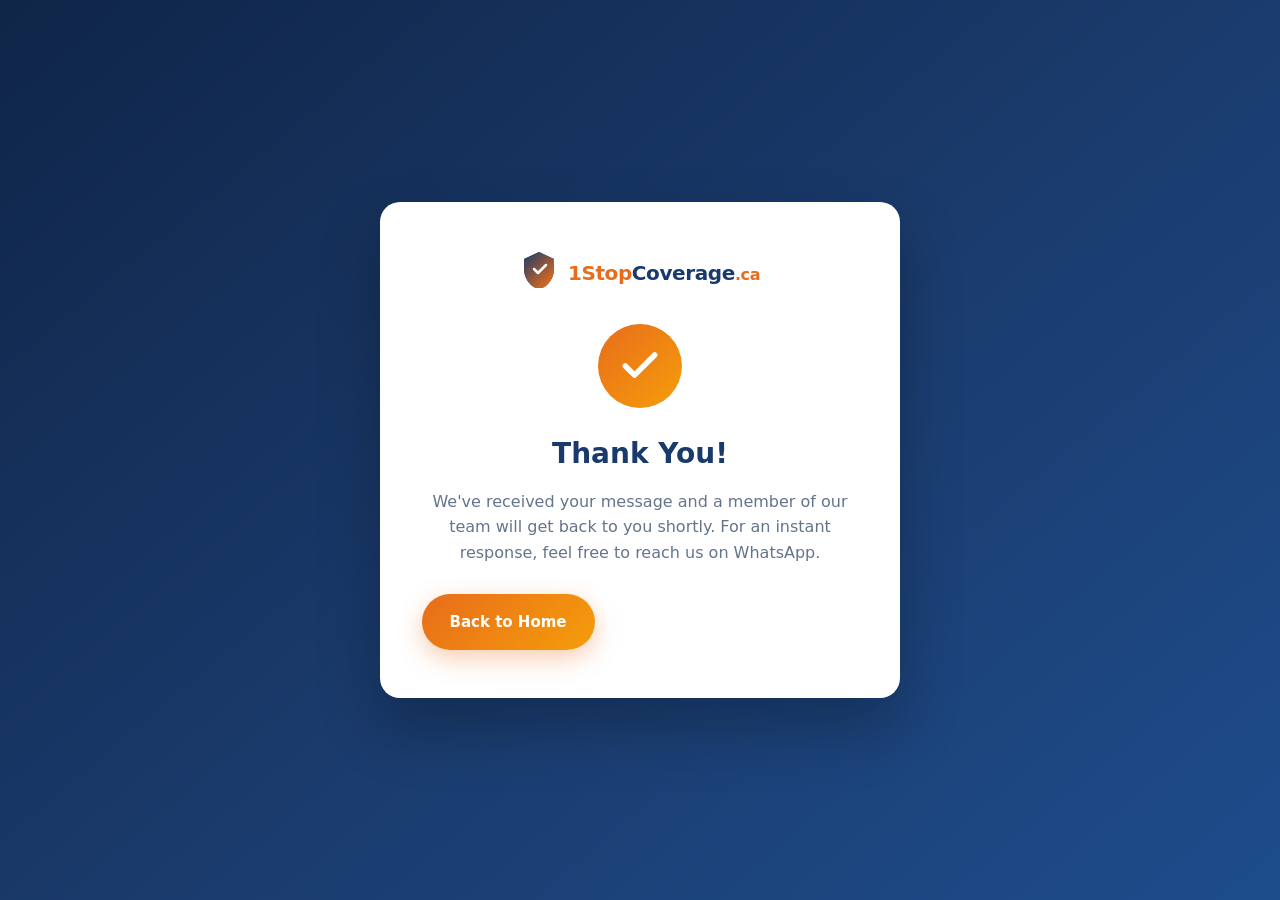
<file: thank-you.html>
<!DOCTYPE html>
<html lang="en">
<head>
  <meta charset="UTF-8" />
  <meta name="viewport" content="width=device-width, initial-scale=1.0" />
  <title>Thank You | 1StopCoverage.ca</title>
  <meta name="description" content="Thank you for contacting 1StopCoverage.ca. We've received your message and will get back to you shortly." />
  <meta name="robots" content="noindex, follow" />
  <link rel="canonical" href="https://1stopcoverage.ca/thank-you.html" />
  <link rel="icon" type="image/svg+xml" href="/favicon.svg" />
  <link rel="icon" type="image/png" sizes="32x32" href="/favicon-32.png" />
  <link rel="icon" href="/favicon.ico" sizes="any" />
  <link rel="apple-touch-icon" sizes="180x180" href="/favicon-180.png" />
  <link rel="stylesheet" href="style.css" />
  <style>
    .ty-wrap {
      min-height: 100vh;
      display: flex;
      align-items: center;
      justify-content: center;
      background: linear-gradient(140deg, var(--navy-dark) 0%, var(--navy) 50%, #1e4d8c 100%);
      padding: 40px 20px;
    }
    .ty-card {
      background: #fff;
      border-radius: 20px;
      box-shadow: 0 30px 60px rgba(0,0,0,.25);
      max-width: 520px;
      width: 100%;
      padding: 48px 40px;
      text-align: center;
    }
    .ty-icon {
      width: 84px;
      height: 84px;
      margin: 0 auto 24px;
      border-radius: 50%;
      background: linear-gradient(135deg, var(--orange), #f59e0b);
      display: flex;
      align-items: center;
      justify-content: center;
    }
    .ty-card h1 {
      color: var(--navy);
      font-size: 28px;
      margin: 0 0 12px;
    }
    .ty-card p {
      color: var(--text-muted);
      font-size: 16px;
      line-height: 1.6;
      margin: 0 0 28px;
    }
    .ty-logo {
      display: inline-flex;
      align-items: center;
      gap: 10px;
      margin-bottom: 28px;
      text-decoration: none;
    }
    .ty-actions {
      display: flex;
      flex-wrap: wrap;
      gap: 12px;
      justify-content: center;
    }
  </style>
</head>
<body>
  <div class="ty-wrap">
    <div class="ty-card">
      <a href="/" class="ty-logo logo">
        <div class="logo-icon">
          <svg width="38" height="38" viewBox="0 0 38 38" fill="none" xmlns="http://www.w3.org/2000/svg">
            <path d="M19 2L4 9v10c0 9.4 6.4 18.2 15 20 8.6-1.8 15-10.6 15-20V9L19 2z" fill="#1a3a6b"/>
            <path d="M19 2L4 9v10c0 9.4 6.4 18.2 15 20 8.6-1.8 15-10.6 15-20V9L19 2z" fill="url(#shield-grad)"/>
            <path d="M14 19l4 4 8-8" stroke="#fff" stroke-width="2.5" stroke-linecap="round" stroke-linejoin="round"/>
            <defs>
              <linearGradient id="shield-grad" x1="4" y1="2" x2="34" y2="32" gradientUnits="userSpaceOnUse">
                <stop offset="0%" stop-color="#1a3a6b"/>
                <stop offset="100%" stop-color="#e86c1a"/>
              </linearGradient>
            </defs>
          </svg>
        </div>
        <span class="logo-text"><span class="logo-accent">1Stop</span>Coverage<span class="logo-ca">.ca</span></span>
      </a>
      <div class="ty-icon">
        <svg width="44" height="44" viewBox="0 0 24 24" fill="none" stroke="#fff" stroke-width="3" stroke-linecap="round" stroke-linejoin="round"><polyline points="20 6 9 17 4 12"/></svg>
      </div>
      <h1>Thank You!</h1>
      <p>We've received your message and a member of our team will get back to you shortly. For an instant response, feel free to reach us on WhatsApp.</p>
      <div class="ty-actions">
        <a href="/" class="btn btn-primary">Back to Home</a>
        <a href="https://wa.me/14167162915" class="btn btn-secondary" target="_blank" rel="noopener">Message on WhatsApp</a>
      </div>
    </div>
  </div>
</body>
</html>
</file>
<file: style.css>
/* ===== RESET & BASE ===== */
*, *::before, *::after { box-sizing: border-box; margin: 0; padding: 0; }

:root {
  --navy: #1a3a6b;
  --navy-dark: #0f2548;
  --orange: #e86c1a;
  --orange-light: #f59e0b;
  --green: #25D366;
  --white: #ffffff;
  --bg: #f8fafc;
  --bg-alt: #f1f5f9;
  --text: #1e293b;
  --text-muted: #64748b;
  --border: #e2e8f0;
  --radius: 16px;
  --radius-sm: 10px;
  --shadow: 0 4px 24px rgba(0,0,0,.07);
  --shadow-lg: 0 20px 60px rgba(0,0,0,.12);
  --transition: .25s ease;
  --font: 'Inter', system-ui, sans-serif;
}

html { scroll-behavior: smooth; }

body {
  font-family: var(--font);
  color: var(--text);
  background: var(--white);
  line-height: 1.6;
  overflow-x: hidden;
}

a { text-decoration: none; color: inherit; }
img { max-width: 100%; display: block; }
ul { list-style: none; }

.container {
  max-width: 1200px;
  margin: 0 auto;
  padding: 0 24px;
}

.section { padding: 96px 0; }

/* ===== GRADIENT TEXT ===== */
.gradient-text {
  background: linear-gradient(135deg, var(--orange) 0%, #f59e0b 100%);
  -webkit-background-clip: text;
  -webkit-text-fill-color: transparent;
  background-clip: text;
}

/* ===== BUTTONS ===== */
.btn {
  display: inline-flex;
  align-items: center;
  gap: 8px;
  padding: 14px 28px;
  border-radius: 50px;
  font-weight: 600;
  font-size: 15px;
  transition: all var(--transition);
  cursor: pointer;
  border: none;
  text-decoration: none;
}

.btn-primary {
  background: linear-gradient(135deg, var(--orange), #f59e0b);
  color: var(--white);
  box-shadow: 0 8px 24px rgba(232,108,26,.35);
}
.btn-primary:hover {
  transform: translateY(-2px);
  box-shadow: 0 14px 36px rgba(232,108,26,.45);
}

.btn-secondary {
  background: rgba(255,255,255,.15);
  color: var(--white);
  border: 2px solid rgba(255,255,255,.5);
  backdrop-filter: blur(8px);
}
.btn-secondary:hover {
  background: rgba(255,255,255,.25);
  transform: translateY(-2px);
}

.btn-white {
  background: var(--white);
  color: var(--navy);
  font-weight: 700;
  box-shadow: 0 8px 24px rgba(0,0,0,.12);
}
.btn-white:hover { transform: translateY(-2px); box-shadow: 0 14px 36px rgba(0,0,0,.16); }

.btn-outline-white {
  background: transparent;
  color: var(--white);
  border: 2px solid rgba(255,255,255,.6);
}
.btn-outline-white:hover { background: rgba(255,255,255,.1); transform: translateY(-2px); }

.btn-lg { padding: 18px 36px; font-size: 16px; }
.btn-full { width: 100%; justify-content: center; }

/* ===== SECTION HEADERS ===== */
.section-header { text-align: center; margin-bottom: 64px; }

.section-badge {
  display: inline-block;
  background: linear-gradient(135deg, rgba(232,108,26,.12), rgba(245,158,11,.12));
  color: var(--orange);
  font-weight: 700;
  font-size: 13px;
  letter-spacing: .08em;
  text-transform: uppercase;
  padding: 6px 18px;
  border-radius: 50px;
  border: 1px solid rgba(232,108,26,.25);
  margin-bottom: 16px;
}

.section-title {
  font-size: clamp(32px, 4vw, 48px);
  font-weight: 800;
  line-height: 1.2;
  color: var(--text);
  margin-bottom: 16px;
}

.section-sub {
  font-size: 17px;
  color: var(--text-muted);
  max-width: 560px;
  margin: 0 auto;
  line-height: 1.7;
}

/* ===== NAVBAR ===== */
.navbar {
  position: fixed;
  top: 0; left: 0; right: 0;
  z-index: 1000;
  padding: 16px 0;
  transition: all var(--transition);
}
.navbar.scrolled {
  background: rgba(255,255,255,.97);
  backdrop-filter: blur(10px);
  -webkit-backdrop-filter: blur(10px);
  box-shadow: 0 2px 24px rgba(0,0,0,.08);
  padding: 12px 0;
}

.nav-inner {
  display: flex;
  align-items: center;
  justify-content: space-between;
}

.logo {
  display: flex;
  align-items: center;
  gap: 10px;
}
.logo-text {
  font-size: 20px;
  font-weight: 800;
  color: var(--navy);
  letter-spacing: -.02em;
}
.logo-text-light .logo-text { color: var(--white); }
.logo-footer .logo-text { color: rgba(255,255,255,.9); }
.logo-accent { color: var(--orange); }
.logo-ca { color: var(--orange); font-size: 16px; }

.nav-links {
  display: flex;
  align-items: center;
  gap: 8px;
}
.nav-links a {
  font-size: 14px;
  font-weight: 500;
  color: rgba(255,255,255,.85);
  padding: 8px 14px;
  border-radius: 8px;
  transition: all var(--transition);
}
.navbar.scrolled .nav-links a { color: var(--text-muted); }
.nav-links a:hover { color: var(--white); background: rgba(255,255,255,.15); }
.navbar.scrolled .nav-links a:hover { color: var(--navy); background: var(--bg); }

.nav-cta {
  background: linear-gradient(135deg, var(--orange), #f59e0b) !important;
  color: var(--white) !important;
  padding: 10px 20px !important;
  border-radius: 50px !important;
  font-weight: 700 !important;
  box-shadow: 0 4px 16px rgba(232,108,26,.35);
}
.nav-cta:hover { transform: translateY(-1px); box-shadow: 0 8px 24px rgba(232,108,26,.4) !important; }

.hamburger {
  display: none;
  flex-direction: column;
  gap: 5px;
  background: none;
  border: none;
  cursor: pointer;
  padding: 8px;
}
.hamburger span {
  display: block;
  width: 24px;
  height: 2px;
  background: var(--white);
  border-radius: 2px;
  transition: all var(--transition);
}
.navbar.scrolled .hamburger span { background: var(--navy); }

/* ===== HERO ===== */
.hero {
  min-height: 100vh;
  background: linear-gradient(140deg, var(--navy-dark) 0%, var(--navy) 50%, #1e4d8c 100%);
  position: relative;
  display: flex;
  align-items: center;
  overflow: hidden;
  padding-top: 80px;
}

.hero-bg { position: absolute; inset: 0; overflow: hidden; }
.hero-shape {
  position: absolute;
  border-radius: 50%;
  opacity: .06;
}
.hero-shape-1 {
  width: 600px; height: 600px;
  background: var(--orange);
  top: -200px; right: -100px;
}
.hero-shape-2 {
  width: 400px; height: 400px;
  background: #fff;
  bottom: -100px; left: -100px;
}
.hero-shape-3 {
  width: 300px; height: 300px;
  background: var(--orange);
  top: 50%; left: 30%;
  transform: translateY(-50%);
}

.hero-inner {
  display: grid;
  grid-template-columns: 1fr 1fr;
  gap: 64px;
  align-items: center;
  padding: 80px 24px 120px;
  position: relative;
  z-index: 1;
}

.hero-badge {
  display: inline-flex;
  align-items: center;
  gap: 6px;
  background: rgba(232,108,26,.2);
  color: #fbbf24;
  font-size: 13px;
  font-weight: 600;
  padding: 8px 16px;
  border-radius: 50px;
  border: 1px solid rgba(251,191,36,.3);
  margin-bottom: 24px;
}

.hero-title {
  font-size: clamp(38px, 5vw, 62px);
  font-weight: 900;
  color: var(--white);
  line-height: 1.1;
  margin-bottom: 20px;
  letter-spacing: -.02em;
}

.hero-subtitle {
  font-size: 18px;
  color: rgba(255,255,255,.75);
  line-height: 1.7;
  margin-bottom: 36px;
  max-width: 500px;
}

.hero-actions { display: flex; gap: 16px; flex-wrap: wrap; margin-bottom: 48px; }

.hero-stats {
  display: flex;
  align-items: center;
  gap: 24px;
  flex-wrap: wrap;
}
.stat { text-align: center; }
.stat-number {
  display: block;
  font-size: 28px;
  font-weight: 800;
  color: var(--white);
  letter-spacing: -.02em;
}
.stat-label {
  font-size: 12px;
  color: rgba(255,255,255,.6);
  font-weight: 500;
  text-transform: uppercase;
  letter-spacing: .05em;
}
.stat-divider {
  width: 1px;
  height: 40px;
  background: rgba(255,255,255,.2);
}

/* Hero Form */
.hero-form-wrap { position: relative; z-index: 2; }
.hero-form-wrap .contact-form {
  background: var(--bg);
  box-shadow: var(--shadow-lg, 0 20px 50px rgba(0,0,0,.25));
}

/* Hero Visual */
.hero-visual { position: relative; height: 420px; }

.hero-card {
  background: rgba(255,255,255,.1);
  backdrop-filter: blur(14px);
  -webkit-backdrop-filter: blur(14px);
  border: 1px solid rgba(255,255,255,.2);
  border-radius: var(--radius);
  padding: 24px;
  color: var(--white);
}

.hero-card-main {
  position: absolute;
  top: 50%; left: 50%;
  transform: translate(-50%, -50%);
  width: 320px;
  box-shadow: 0 24px 64px rgba(0,0,0,.3);
}

.card-header { display: flex; align-items: center; gap: 14px; margin-bottom: 20px; }
.card-icon {
  width: 48px; height: 48px;
  border-radius: 12px;
  display: flex; align-items: center; justify-content: center;
}
.card-icon-blue { background: rgba(26,58,107,.5); }
.card-title { font-weight: 700; font-size: 16px; }
.card-sub { font-size: 12px; opacity: .7; }
.card-price { font-size: 42px; font-weight: 900; letter-spacing: -.02em; }
.card-price span { font-size: 18px; opacity: .7; font-weight: 500; }
.card-savings {
  font-size: 13px;
  color: #4ade80;
  font-weight: 600;
  margin: 8px 0 16px;
}
.card-bar {
  height: 6px;
  background: rgba(255,255,255,.2);
  border-radius: 3px;
  overflow: hidden;
  margin-bottom: 12px;
}
.card-bar-fill {
  height: 100%;
  background: linear-gradient(90deg, var(--orange), #f59e0b);
  border-radius: 3px;
}
.card-providers { display: flex; align-items: center; gap: 6px; font-size: 12px; opacity: .7; }
.provider-dot { width: 18px; height: 18px; border-radius: 50%; border: 2px solid rgba(255,255,255,.3); }

.hero-card-sm {
  display: flex;
  align-items: center;
  gap: 10px;
  padding: 14px 18px;
  font-size: 14px;
  font-weight: 600;
  position: absolute;
  white-space: nowrap;
}
.hero-card-sm-1 { top: 40px; left: -30px; }
.hero-card-sm-2 { bottom: 60px; right: -20px; }

.hero-wave {
  position: absolute;
  bottom: 0; left: 0; right: 0;
  line-height: 0;
}
.hero-wave svg { width: 100%; height: 80px; }

/* ===== LOGOS STRIP ===== */
.logos-strip {
  padding: 40px 0;
  background: var(--bg);
  border-bottom: 1px solid var(--border);
}
.logos-label {
  text-align: center;
  font-size: 13px;
  font-weight: 500;
  color: var(--text-muted);
  text-transform: uppercase;
  letter-spacing: .08em;
  margin-bottom: 20px;
}
.logos-track { overflow: hidden; width: 100%; }
.logos-slide {
  display: flex;
  gap: 16px;
  width: max-content;
  animation: slide 25s linear infinite;
  will-change: transform;
}
@media (prefers-reduced-motion: reduce) {
  .logos-slide { animation: none; }
}
.logo-chip {
  background: var(--white);
  border: 1px solid var(--border);
  border-radius: 50px;
  padding: 10px 24px;
  font-size: 14px;
  font-weight: 700;
  color: var(--text-muted);
  white-space: nowrap;
  box-shadow: var(--shadow);
  letter-spacing: .02em;
}

@keyframes slide {
  0% { transform: translateX(0); }
  100% { transform: translateX(-50%); }
}

/* ===== SERVICES ===== */
.services { background: var(--bg); }

.services-grid {
  display: grid;
  grid-template-columns: repeat(3, 1fr);
  gap: 24px;
}

.service-card {
  background: var(--white);
  border-radius: var(--radius);
  padding: 32px;
  border: 1px solid var(--border);
  transition: all var(--transition);
  position: relative;
  overflow: hidden;
}
.service-card::before {
  content: '';
  position: absolute;
  top: 0; left: 0; right: 0;
  height: 4px;
  background: linear-gradient(90deg, var(--navy), var(--orange));
  opacity: 0;
  transition: opacity var(--transition);
}
.service-card:hover { transform: translateY(-6px); box-shadow: var(--shadow-lg); }
.service-card:hover::before { opacity: 1; }

.featured-card {
  background: linear-gradient(135deg, var(--navy) 0%, var(--navy-dark) 100%);
  color: var(--white);
  border-color: transparent;
  box-shadow: 0 16px 48px rgba(26,58,107,.3);
}
.featured-card::before { opacity: 1; }

.featured-ribbon {
  position: absolute;
  top: 20px; right: 20px;
  background: linear-gradient(135deg, var(--orange), #f59e0b);
  color: var(--white);
  font-size: 11px;
  font-weight: 700;
  padding: 4px 12px;
  border-radius: 50px;
  text-transform: uppercase;
  letter-spacing: .06em;
}

.service-icon {
  width: 64px; height: 64px;
  background: var(--bg);
  border-radius: 16px;
  display: flex; align-items: center; justify-content: center;
  margin-bottom: 20px;
  color: var(--navy);
  transition: all var(--transition);
}
.featured-card .service-icon {
  background: rgba(255,255,255,.15);
  color: var(--white);
}
.service-card:hover .service-icon { background: linear-gradient(135deg, var(--navy), var(--orange)); color: var(--white); }
.featured-card:hover .service-icon { background: rgba(255,255,255,.25); }

.service-card h3 {
  font-size: 20px;
  font-weight: 700;
  margin-bottom: 12px;
  color: var(--text);
}
.featured-card h3 { color: var(--white); }

.service-card p {
  font-size: 14px;
  color: var(--text-muted);
  line-height: 1.7;
  margin-bottom: 20px;
}
.featured-card p { color: rgba(255,255,255,.75); }

.service-features {
  margin-bottom: 24px;
}
.service-features li {
  font-size: 13px;
  color: var(--text-muted);
  padding: 4px 0;
  padding-left: 20px;
  position: relative;
}
.service-features li::before {
  content: '✓';
  position: absolute;
  left: 0;
  color: var(--orange);
  font-weight: 700;
}
.featured-card .service-features li { color: rgba(255,255,255,.7); }
.featured-card .service-features li::before { color: #fbbf24; }

.service-link {
  display: inline-flex;
  align-items: center;
  gap: 6px;
  font-size: 14px;
  font-weight: 700;
  color: var(--orange);
  transition: gap var(--transition);
}
.service-link:hover { gap: 10px; }
.featured-card .service-link { color: #fbbf24; }

/* ===== WHY US ===== */
.why-us {
  position: relative;
  background: linear-gradient(135deg, var(--navy-dark) 0%, var(--navy) 100%);
}
.why-bg {
  position: absolute; inset: 0;
  background: url("data:image/svg+xml,%3Csvg width='60' height='60' viewBox='0 0 60 60' xmlns='http://www.w3.org/2000/svg'%3E%3Cg fill='none' fill-rule='evenodd'%3E%3Cg fill='%23ffffff' fill-opacity='0.03'%3E%3Cpath d='M36 34v-4h-2v4h-4v2h4v4h2v-4h4v-2h-4zm0-30V0h-2v4h-4v2h4v4h2V6h4V4h-4zM6 34v-4H4v4H0v2h4v4h2v-4h4v-2H6zM6 4V0H4v4H0v2h4v4h2V6h4V4H6z'/%3E%3C/g%3E%3C/g%3E%3C/svg%3E") repeat;
}

.why-us .section-header .section-badge { background: rgba(255,255,255,.1); color: #fbbf24; border-color: rgba(251,191,36,.3); }
.why-us .section-title { color: var(--white); }
.why-us .section-sub { color: rgba(255,255,255,.65); }

.why-grid {
  display: grid;
  grid-template-columns: repeat(3, 1fr);
  gap: 24px;
  position: relative;
  z-index: 1;
}

.why-card {
  background: rgba(255,255,255,.06);
  backdrop-filter: blur(10px);
  border: 1px solid rgba(255,255,255,.12);
  border-radius: var(--radius);
  padding: 32px;
  transition: all var(--transition);
}
.why-card:hover {
  background: rgba(255,255,255,.1);
  transform: translateY(-4px);
  box-shadow: 0 20px 40px rgba(0,0,0,.2);
}

.why-num {
  font-size: 56px;
  font-weight: 900;
  color: rgba(255,255,255,.06);
  line-height: 1;
  margin-bottom: -8px;
  font-variant-numeric: tabular-nums;
}

.why-icon {
  width: 52px; height: 52px;
  background: linear-gradient(135deg, var(--orange), #f59e0b);
  border-radius: 14px;
  display: flex; align-items: center; justify-content: center;
  color: var(--white);
  margin-bottom: 16px;
  box-shadow: 0 8px 20px rgba(232,108,26,.3);
}

.why-card h3 {
  font-size: 18px;
  font-weight: 700;
  color: var(--white);
  margin-bottom: 10px;
}

.why-card p {
  font-size: 14px;
  color: rgba(255,255,255,.6);
  line-height: 1.7;
}

/* ===== HOW IT WORKS ===== */
.steps-container {
  position: relative;
  display: grid;
  grid-template-columns: repeat(3, 1fr);
  gap: 48px;
  margin-bottom: 56px;
}

.steps-line {
  position: absolute;
  top: 44px;
  left: calc(16.67% + 24px);
  right: calc(16.67% + 24px);
  height: 2px;
  background: linear-gradient(90deg, var(--orange), #f59e0b, var(--orange));
  z-index: 0;
}

.step {
  text-align: center;
  position: relative;
  z-index: 1;
}

.step-bubble {
  width: 88px; height: 88px;
  background: linear-gradient(135deg, var(--navy), var(--orange));
  border-radius: 50%;
  display: flex; align-items: center; justify-content: center;
  margin: 0 auto 24px;
  box-shadow: 0 12px 32px rgba(232,108,26,.3);
  border: 4px solid var(--white);
  outline: 2px solid var(--orange);
}
.step-bubble span {
  font-size: 28px;
  font-weight: 900;
  color: var(--white);
}

.step-content h3 {
  font-size: 20px;
  font-weight: 700;
  margin-bottom: 12px;
  color: var(--text);
}

.step-content p {
  font-size: 15px;
  color: var(--text-muted);
  line-height: 1.7;
}

.steps-cta { text-align: center; }

/* ===== TESTIMONIALS ===== */
.testimonials { background: var(--bg); }

.rating-summary {
  display: flex;
  align-items: center;
  justify-content: center;
  gap: 12px;
  margin-top: 16px;
}
.stars { display: flex; gap: 2px; }
.rating-text { font-size: 15px; color: var(--text-muted); }

.testimonials-grid {
  display: grid;
  grid-template-columns: repeat(3, 1fr);
  gap: 24px;
}

.testimonial-card {
  background: var(--white);
  border-radius: var(--radius);
  padding: 32px;
  border: 1px solid var(--border);
  transition: all var(--transition);
  position: relative;
}
.testimonial-card:hover { transform: translateY(-4px); box-shadow: var(--shadow-lg); }

.testimonial-featured {
  background: linear-gradient(135deg, var(--navy), var(--navy-dark));
  color: var(--white);
  border-color: transparent;
  box-shadow: 0 16px 48px rgba(26,58,107,.25);
}

.quote-icon {
  font-size: 80px;
  line-height: .5;
  color: var(--orange);
  opacity: .2;
  font-family: Georgia, serif;
  margin-bottom: 8px;
}
.testimonial-featured .quote-icon { color: #fbbf24; opacity: .3; }

.testimonial-card p {
  font-size: 15px;
  line-height: 1.7;
  color: var(--text-muted);
  margin-bottom: 24px;
}
.testimonial-featured p { color: rgba(255,255,255,.8); }

.testimonial-author {
  display: flex;
  align-items: center;
  gap: 12px;
}
.author-avatar {
  width: 44px; height: 44px;
  border-radius: 50%;
  display: flex; align-items: center; justify-content: center;
  font-size: 18px;
  font-weight: 800;
  color: var(--white);
  flex-shrink: 0;
}
.author-name {
  font-weight: 700;
  font-size: 15px;
  color: var(--text);
}
.testimonial-featured .author-name { color: var(--white); }
.author-location { font-size: 12px; color: var(--text-muted); }
.testimonial-featured .author-location { color: rgba(255,255,255,.6); }
.author-stars { margin-left: auto; color: #fbbf24; font-size: 14px; letter-spacing: 2px; }

/* ===== CTA BANNER ===== */
.cta-banner {
  background: linear-gradient(135deg, #1a3a6b 0%, #0f2548 100%);
  padding: 80px 0;
  position: relative;
  overflow: hidden;
}
.cta-bg { position: absolute; inset: 0; }
.cta-shape {
  position: absolute;
  border-radius: 50%;
  opacity: .08;
}
.cta-shape-1 { width: 500px; height: 500px; background: var(--orange); top: -250px; right: -100px; }
.cta-shape-2 { width: 300px; height: 300px; background: #fff; bottom: -150px; left: -50px; }

.cta-inner {
  display: flex;
  align-items: center;
  justify-content: space-between;
  gap: 48px;
  position: relative;
  z-index: 1;
}
.cta-text h2 {
  font-size: clamp(28px, 3.5vw, 40px);
  font-weight: 800;
  color: var(--white);
  margin-bottom: 12px;
}
.cta-text p { font-size: 16px; color: rgba(255,255,255,.7); max-width: 500px; }
.cta-actions { display: flex; gap: 16px; flex-shrink: 0; flex-wrap: wrap; }

/* ===== CONTACT ===== */
.contact { background: var(--white); }

.contact-grid {
  display: grid;
  grid-template-columns: 1fr 1fr;
  gap: 48px;
  align-items: start;
}

.contact-info { display: flex; flex-direction: column; gap: 16px; }

.contact-card {
  display: flex;
  align-items: center;
  gap: 16px;
  padding: 20px 24px;
  background: var(--bg);
  border-radius: var(--radius-sm);
  border: 1px solid var(--border);
  transition: all var(--transition);
}
.contact-card:hover { transform: translateX(4px); box-shadow: var(--shadow); }

.contact-icon {
  width: 52px; height: 52px;
  border-radius: 14px;
  display: flex; align-items: center; justify-content: center;
  flex-shrink: 0;
}
.contact-icon-whatsapp { background: #e8f5e9; color: #25D366; }
.contact-icon-phone { background: linear-gradient(135deg, rgba(26,58,107,.1), rgba(232,108,26,.1)); color: var(--navy); }
.contact-icon-clock { background: rgba(245,158,11,.12); color: #d97706; }
.contact-icon-location { background: rgba(239,68,68,.1); color: #ef4444; }

.contact-detail { display: flex; flex-direction: column; gap: 2px; }
.contact-label { font-size: 12px; font-weight: 600; text-transform: uppercase; letter-spacing: .06em; color: var(--text-muted); }
.contact-value { font-size: 15px; font-weight: 600; color: var(--text); line-height: 1.5; }
.contact-value a { color: var(--navy); transition: color var(--transition); }
.contact-value a:hover { color: var(--orange); }

/* Contact Form */
.contact-form {
  background: var(--bg);
  border-radius: var(--radius);
  padding: 40px;
  border: 1px solid var(--border);
}
.contact-form h3 {
  font-size: 22px;
  font-weight: 700;
  margin-bottom: 28px;
  color: var(--text);
}

.form-row { display: grid; grid-template-columns: 1fr 1fr; gap: 16px; }

.form-group {
  display: flex;
  flex-direction: column;
  gap: 8px;
  margin-bottom: 16px;
}
.form-group label {
  font-size: 13px;
  font-weight: 600;
  color: var(--text);
  letter-spacing: .02em;
}
.form-group input,
.form-group select,
.form-group textarea {
  width: 100%;
  padding: 13px 16px;
  border: 1.5px solid var(--border);
  border-radius: var(--radius-sm);
  font-size: 15px;
  font-family: var(--font);
  color: var(--text);
  background: var(--white);
  transition: all var(--transition);
  outline: none;
}
.form-group input:focus,
.form-group select:focus,
.form-group textarea:focus {
  border-color: var(--orange);
  box-shadow: 0 0 0 3px rgba(232,108,26,.12);
}
.form-group textarea { resize: vertical; }
.form-group select { cursor: pointer; appearance: none; background-image: url("data:image/svg+xml,%3Csvg width='12' height='8' viewBox='0 0 12 8' fill='none' xmlns='http://www.w3.org/2000/svg'%3E%3Cpath d='M1 1l5 5 5-5' stroke='%2364748b' stroke-width='1.5' stroke-linecap='round'/%3E%3C/svg%3E"); background-repeat: no-repeat; background-position: right 16px center; padding-right: 40px; }

.form-note {
  text-align: center;
  margin-top: 16px;
  font-size: 13px;
  color: var(--text-muted);
}
.form-note a { color: var(--green); font-weight: 600; }
.form-success {
  margin: 0 0 18px;
  padding: 12px 16px;
  border-radius: 10px;
  background: rgba(34,197,94,.12);
  border: 1px solid rgba(34,197,94,.35);
  color: #15803d;
  font-size: 14px;
  font-weight: 600;
  text-align: center;
}

/* ===== FOOTER ===== */
.footer { background: var(--navy-dark); }

.footer-top { padding: 72px 0 48px; }

.footer-grid {
  display: grid;
  grid-template-columns: 2fr 1fr 1fr 1fr;
  gap: 48px;
}

.footer-brand p {
  font-size: 14px;
  color: rgba(255,255,255,.55);
  line-height: 1.7;
  margin: 16px 0 24px;
  max-width: 280px;
}

.footer-contact-quick { display: flex; gap: 12px; }
.footer-quick-btn {
  display: flex;
  align-items: center;
  gap: 8px;
  padding: 10px 18px;
  background: rgba(255,255,255,.08);
  border: 1px solid rgba(255,255,255,.15);
  border-radius: 50px;
  font-size: 13px;
  font-weight: 600;
  color: rgba(255,255,255,.8);
  transition: all var(--transition);
}
.footer-quick-btn:hover { background: rgba(255,255,255,.15); color: var(--white); }

.footer-col h4 {
  font-size: 14px;
  font-weight: 700;
  text-transform: uppercase;
  letter-spacing: .08em;
  color: rgba(255,255,255,.5);
  margin-bottom: 20px;
}

.footer-col ul li {
  margin-bottom: 10px;
}

.footer-col ul li a,
.footer-col ul li span {
  font-size: 14px;
  color: rgba(255,255,255,.6);
  transition: color var(--transition);
}
.footer-col ul li a:hover { color: var(--white); }

.footer-bottom {
  border-top: 1px solid rgba(255,255,255,.08);
  padding: 24px 0;
}
.footer-bottom-inner {
  display: flex;
  align-items: center;
  justify-content: space-between;
  gap: 16px;
  flex-wrap: wrap;
}
.footer-bottom p { font-size: 13px; color: rgba(255,255,255,.4); }
.footer-legal { display: flex; gap: 24px; }
.footer-legal a {
  font-size: 13px;
  color: rgba(255,255,255,.4);
  transition: color var(--transition);
}
.footer-legal a:hover { color: rgba(255,255,255,.7); }

/* ===== WHATSAPP FLOAT ===== */
.whatsapp-float {
  position: fixed;
  bottom: 32px;
  right: 32px;
  z-index: 999;
  width: 64px; height: 64px;
  background: linear-gradient(135deg, #25D366, #128C7E);
  border-radius: 50%;
  display: flex; align-items: center; justify-content: center;
  box-shadow: 0 8px 32px rgba(37,211,102,.5);
  transition: all .3s cubic-bezier(.34,1.56,.64,1);
}
.whatsapp-float:hover {
  transform: scale(1.12);
  box-shadow: 0 12px 40px rgba(37,211,102,.6);
}

.whatsapp-pulse {
  position: absolute;
  inset: -4px;
  border-radius: 50%;
  border: 3px solid rgba(37,211,102,.4);
  animation: pulse 2.5s ease-in-out infinite;
}

@keyframes pulse {
  0%, 100% { transform: scale(1); opacity: .7; }
  50% { transform: scale(1.18); opacity: 0; }
}

.whatsapp-tooltip {
  position: absolute;
  right: 76px;
  background: var(--navy-dark);
  color: var(--white);
  font-size: 13px;
  font-weight: 600;
  padding: 8px 14px;
  border-radius: 8px;
  white-space: nowrap;
  opacity: 0;
  pointer-events: none;
  transform: translateX(8px);
  transition: all var(--transition);
}
.whatsapp-tooltip::after {
  content: '';
  position: absolute;
  right: -6px; top: 50%;
  transform: translateY(-50%);
  border: 6px solid transparent;
  border-right: 0;
  border-left-color: var(--navy-dark);
}
.whatsapp-float:hover .whatsapp-tooltip { opacity: 1; transform: translateX(0); }

/* ===== FAQ ===== */
.faq { background: var(--white); }

.faq-grid {
  max-width: 800px;
  margin: 0 auto;
  display: flex;
  flex-direction: column;
  gap: 12px;
}

.faq-item {
  border: 1.5px solid var(--border);
  border-radius: var(--radius-sm);
  overflow: hidden;
  transition: border-color var(--transition), box-shadow var(--transition);
}
.faq-item.open { border-color: var(--orange); box-shadow: 0 4px 20px rgba(232,108,26,.1); }

.faq-q {
  width: 100%;
  display: flex;
  align-items: center;
  justify-content: space-between;
  gap: 16px;
  padding: 22px 24px;
  background: none;
  border: none;
  cursor: pointer;
  text-align: left;
  font-family: var(--font);
  font-size: 16px;
  font-weight: 600;
  color: var(--text);
  transition: background var(--transition);
}
.faq-q:hover { background: var(--bg); }
.faq-item.open .faq-q { background: var(--bg); color: var(--navy); }

.faq-arrow {
  flex-shrink: 0;
  color: var(--text-muted);
  transition: transform var(--transition);
}
.faq-item.open .faq-arrow { transform: rotate(180deg); color: var(--orange); }

.faq-a {
  max-height: 0;
  overflow: hidden;
  transition: max-height .35s ease, padding .35s ease;
  padding: 0 24px;
}
.faq-item.open .faq-a {
  max-height: 300px;
  padding: 4px 24px 22px;
}

.faq-a p {
  font-size: 15px;
  color: var(--text-muted);
  line-height: 1.75;
}
.faq-a strong { color: var(--text); }

/* ===== SCROLL ANIMATIONS ===== */
.fade-up {
  opacity: 0;
  transform: translateY(30px);
  transition: opacity .6s ease, transform .6s ease;
}
.fade-up.visible { opacity: 1; transform: translateY(0); }

/* ===== RESPONSIVE ===== */
@media (max-width: 1024px) {
  .hero-inner { grid-template-columns: 1fr; text-align: center; }
  .hero-visual { display: none; }
  .hero-stats { justify-content: center; }
  .hero-actions { justify-content: center; }
  .services-grid { grid-template-columns: repeat(2, 1fr); }
  .why-grid { grid-template-columns: repeat(2, 1fr); }
  .footer-grid { grid-template-columns: 1fr 1fr; gap: 32px; }
}

@media (max-width: 768px) {
  .section { padding: 64px 0; }
  .hamburger { display: flex; }
  .nav-links {
    display: none;
    position: fixed;
    top: 0; left: 0; right: 0;
    background: var(--navy-dark);
    flex-direction: column;
    padding: 80px 24px 32px;
    gap: 4px;
    z-index: 999;
  }
  .nav-links.open { display: flex; }
  .nav-links a { color: rgba(255,255,255,.85); padding: 14px 16px; border-radius: 10px; width: 100%; }
  .nav-links a:hover { background: rgba(255,255,255,.1); }
  .nav-cta { background: linear-gradient(135deg, var(--orange), #f59e0b) !important; text-align: center; justify-content: center; }

  .services-grid { grid-template-columns: 1fr; }
  .why-grid { grid-template-columns: 1fr; }
  .steps-container { grid-template-columns: 1fr; }
  .steps-line { display: none; }
  .testimonials-grid { grid-template-columns: 1fr; }
  .cta-inner { flex-direction: column; text-align: center; }
  .cta-actions { justify-content: center; }
  .contact-grid { grid-template-columns: 1fr; }
  .form-row { grid-template-columns: 1fr; }
  .footer-grid { grid-template-columns: 1fr; }
  .footer-bottom-inner { flex-direction: column; text-align: center; }
  .hero-stats { gap: 16px; }
  .stat-divider { display: none; }
  .whatsapp-float { bottom: 20px; right: 20px; width: 56px; height: 56px; }
}

@media (max-width: 480px) {
  .container { padding: 0 16px; }
  .hero-inner { padding: 60px 16px 100px; }
  .hero-actions { flex-direction: column; }
  .btn { justify-content: center; }
  .contact-form { padding: 24px; }
}
</file>
